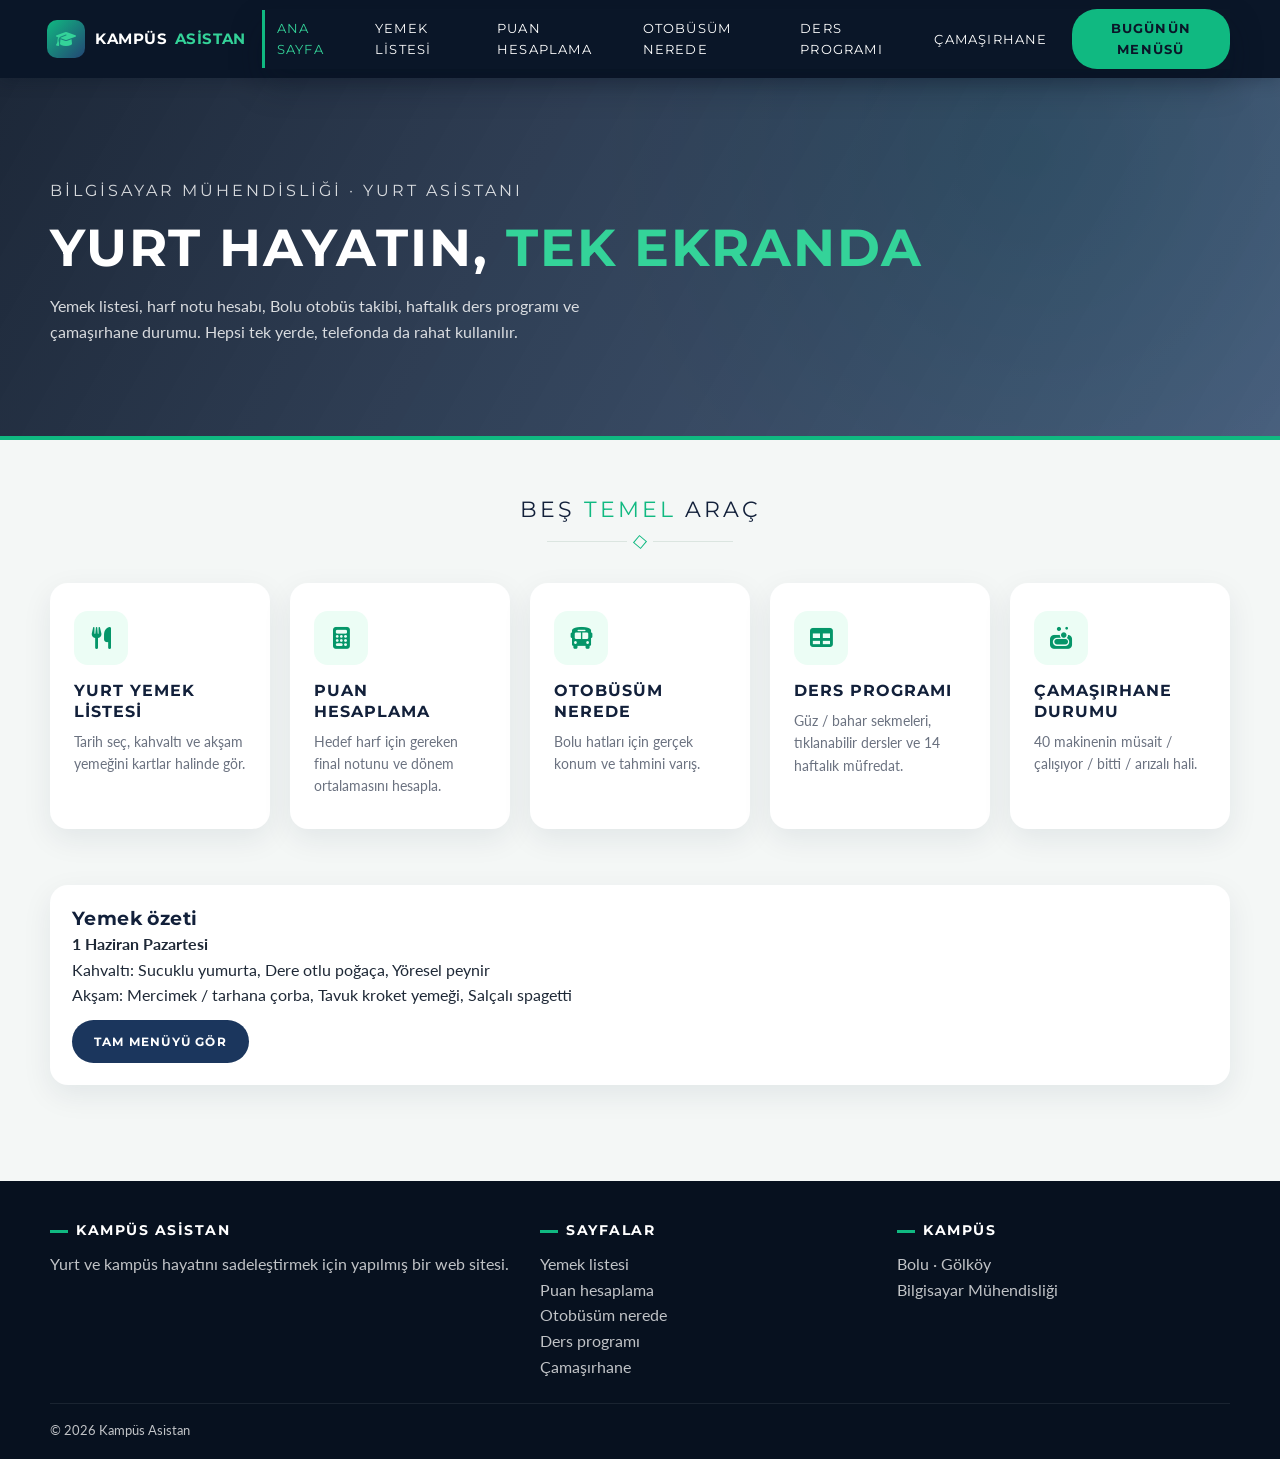
<file: index.html>
<!DOCTYPE html>
<html lang="tr">
<head>
  <meta charset="UTF-8">
  <meta name="viewport" content="width=device-width, initial-scale=1.0">
  <title>Kampüs Asistan · Yurt hayatı, tek yerde</title>
  <meta name="description" content="Bilgisayar mühendisliği öğrencileri için yemek listesi, not hesabı, Bolu otobüs takibi, ders programı ve çamaşırhane durumu.">
  <link rel="icon" href="assets/img/favicon.svg" type="image/svg+xml">
  <link rel="preconnect" href="https://fonts.googleapis.com">
  <link href="https://fonts.googleapis.com/css2?family=Lato:wght@300;400;700;900&family=Montserrat:wght@400;700&display=swap" rel="stylesheet">
  <link rel="stylesheet" href="https://cdnjs.cloudflare.com/ajax/libs/font-awesome/6.5.2/css/all.min.css">
  <link rel="stylesheet" href="css/style.css?v=13">
</head>
<body>
  <header class="site-header">
    <div class="container header-bar">
      <a class="logo" href="index.html">
        <span class="logo-mark"><i class="fa-solid fa-graduation-cap"></i></span>
        Kampüs<span>Asistan</span>
      </a>
      <button class="nav-toggle" type="button" aria-label="Menü" aria-expanded="false"><span></span></button>
      <nav class="site-nav">
        <a href="index.html" class="active">Ana Sayfa</a>
        <a href="yemek.html">Yemek Listesi</a>
        <a href="puan.html">Puan Hesaplama</a>
        <a href="otobus.html">Otobüsüm Nerede</a>
        <a href="ders-programi.html">Ders Programı</a>
        <a href="camasirhane.html">Çamaşırhane</a>
        <a class="nav-cta" href="yemek.html">Bugünün menüsü</a>
      </nav>
    </div>
  </header>

  <section class="hero">
    <div class="container">
      <p class="kicker">Bilgisayar mühendisliği · yurt asistanı</p>
      <h1>Yurt hayatın, <span>tek ekranda</span></h1>
      <p>Yemek listesi, harf notu hesabı, Bolu otobüs takibi, haftalık ders programı ve çamaşırhane durumu. Hepsi tek yerde, telefonda da rahat kullanılır.</p>
    </div>
  </section>

  <section class="section">
    <div class="container">
      <div class="section-title">
        <h2>Beş <span>temel</span> araç</h2>
        <div class="title-divider"><span class="line"></span><span class="box"></span><span class="line"></span></div>
      </div>
      <div class="feature-grid">
        <a class="feature-card" href="yemek.html">
          <div class="feature-icon"><i class="fa-solid fa-utensils"></i></div>
          <h3>Yurt yemek listesi</h3>
          <p>Tarih seç, kahvaltı ve akşam yemeğini kartlar halinde gör.</p>
        </a>
        <a class="feature-card" href="puan.html">
          <div class="feature-icon"><i class="fa-solid fa-calculator"></i></div>
          <h3>Puan hesaplama</h3>
          <p>Hedef harf için gereken final notunu ve dönem ortalamasını hesapla.</p>
        </a>
        <a class="feature-card" href="otobus.html">
          <div class="feature-icon"><i class="fa-solid fa-bus"></i></div>
          <h3>Otobüsüm nerede</h3>
          <p>Bolu hatları için gerçek konum ve tahmini varış.</p>
        </a>
        <a class="feature-card" href="ders-programi.html">
          <div class="feature-icon"><i class="fa-solid fa-table"></i></div>
          <h3>Ders programı</h3>
          <p>Güz / bahar sekmeleri, tıklanabilir dersler ve 14 haftalık müfredat.</p>
        </a>
        <a class="feature-card" href="camasirhane.html">
          <div class="feature-icon"><i class="fa-solid fa-soap"></i></div>
          <h3>Çamaşırhane durumu</h3>
          <p>40 makinenin müsait / çalışıyor / bitti / arızalı hali.</p>
        </a>
      </div>
    </div>
  </section>

  <section class="section" style="padding-top:0">
    <div class="container today-preview">
      <div class="soft-card" data-home-menu>
        <h3>Bugünün yemeği</h3>
        <p>Yükleniyor…</p>
      </div>
    </div>
  </section>

  <footer class="site-footer">
    <div class="container">
      <div class="footer-grid">
        <div>
          <h4>Kampüs Asistan</h4>
          <p>Yurt ve kampüs hayatını sadeleştirmek için yapılmış bir web sitesi.</p>
        </div>
        <div>
          <h4>Sayfalar</h4>
          <p><a href="yemek.html">Yemek listesi</a></p>
          <p><a href="puan.html">Puan hesaplama</a></p>
          <p><a href="otobus.html">Otobüsüm nerede</a></p>
          <p><a href="ders-programi.html">Ders programı</a></p>
          <p><a href="camasirhane.html">Çamaşırhane</a></p>
        </div>
        <div>
          <h4>Kampüs</h4>
          <p>Bolu · Gölköy</p>
          <p>Bilgisayar Mühendisliği</p>
        </div>
      </div>
      <div class="footer-bottom">
        <p>© 2026 Kampüs Asistan</p>
      </div>
    </div>
  </footer>

  <script src="js/core.js?v=13"></script>
  <script src="js/home.js"></script>
</body>
</html>
</file>
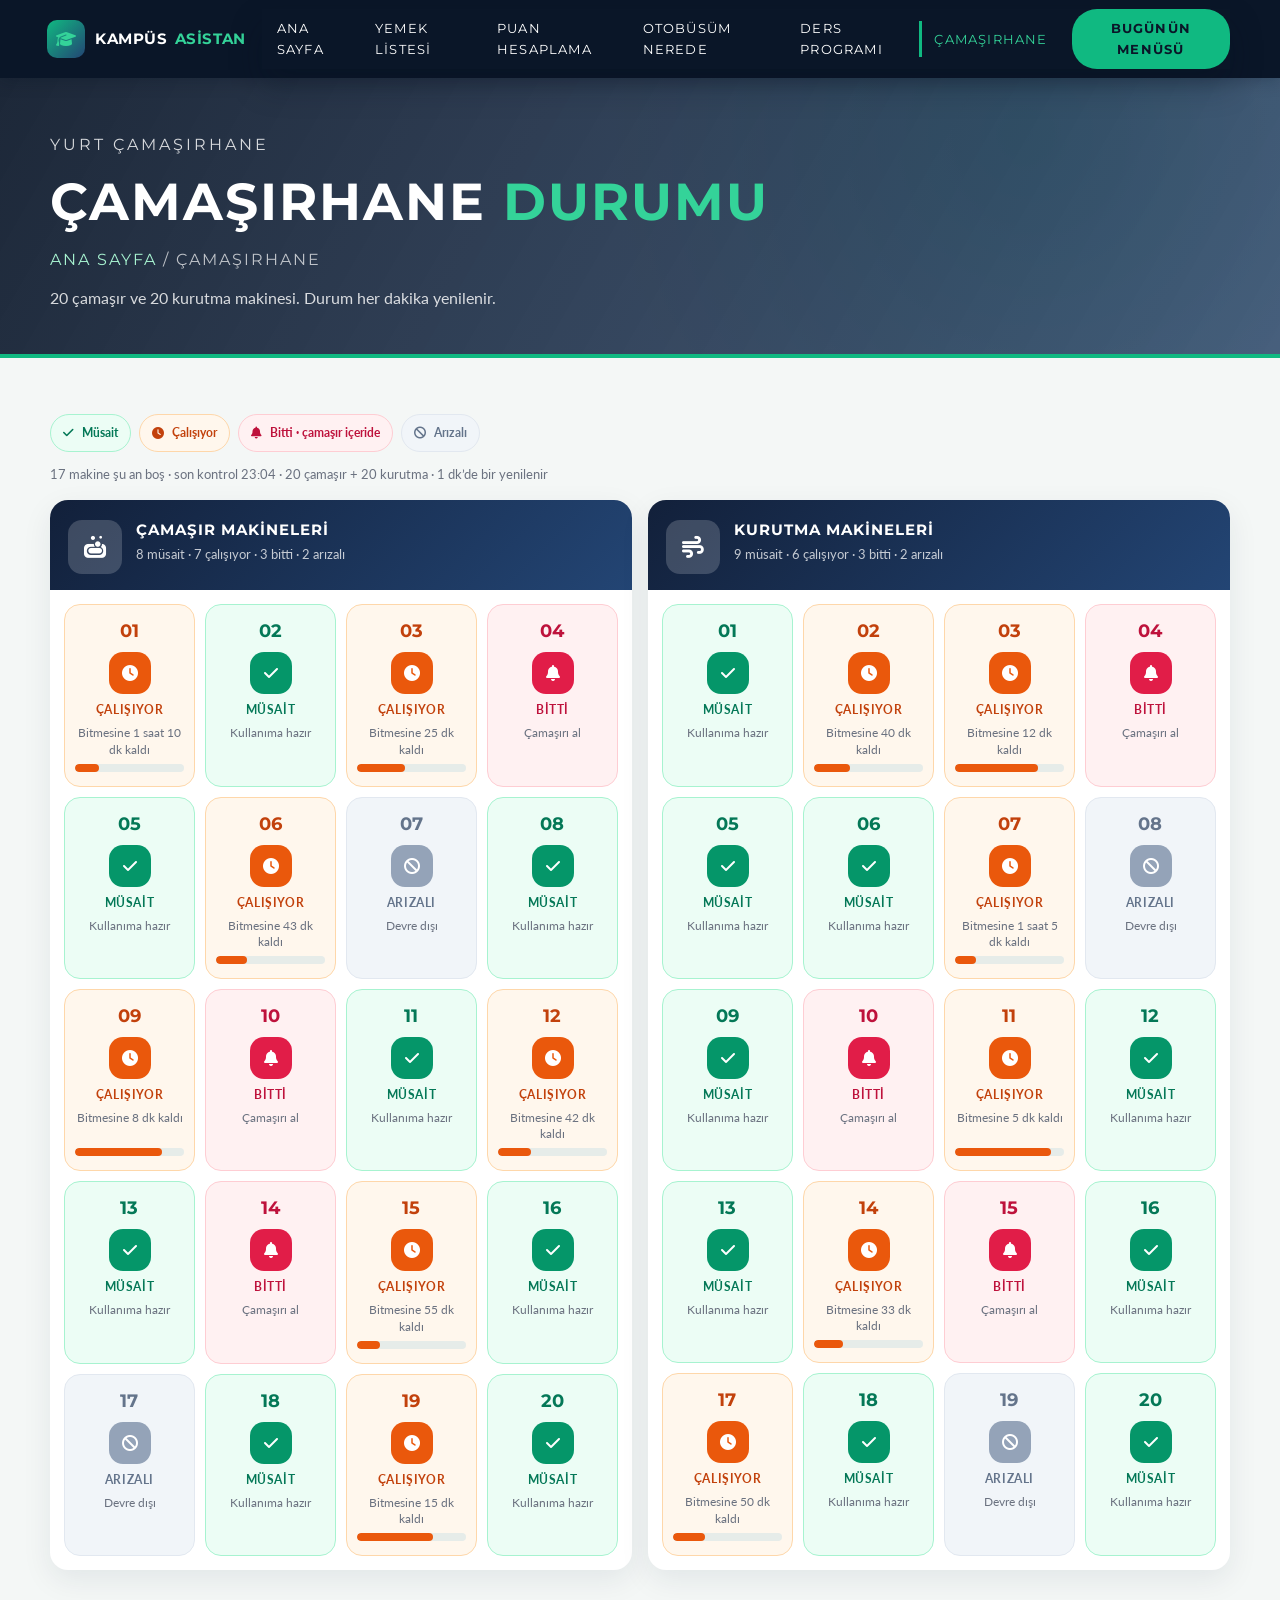
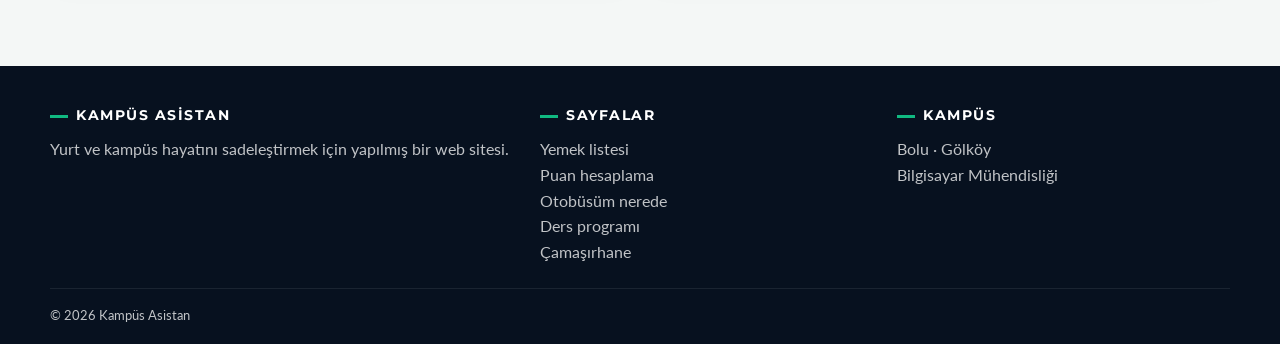
<file: camasirhane.html>
<!DOCTYPE html>
<html lang="tr">
<head>
  <meta charset="UTF-8">
  <meta name="viewport" content="width=device-width, initial-scale=1.0">
  <title>Çamaşırhane · Kampüs Asistan</title>
  <link rel="icon" href="assets/img/favicon.svg" type="image/svg+xml">
  <link rel="preconnect" href="https://fonts.googleapis.com">
  <link href="https://fonts.googleapis.com/css2?family=Lato:wght@300;400;700;900&family=Montserrat:wght@400;700&display=swap" rel="stylesheet">
  <link rel="stylesheet" href="https://cdnjs.cloudflare.com/ajax/libs/font-awesome/6.5.2/css/all.min.css">
  <link rel="stylesheet" href="css/style.css?v=13">
</head>
<body>
  <header class="site-header">
    <div class="container header-bar">
      <a class="logo" href="index.html">
        <span class="logo-mark"><i class="fa-solid fa-graduation-cap"></i></span>
        Kampüs<span>Asistan</span>
      </a>
      <button class="nav-toggle" type="button" aria-label="Menü" aria-expanded="false"><span></span></button>
      <nav class="site-nav">
        <a href="index.html">Ana Sayfa</a>
        <a href="yemek.html">Yemek Listesi</a>
        <a href="puan.html">Puan Hesaplama</a>
        <a href="otobus.html">Otobüsüm Nerede</a>
        <a href="ders-programi.html">Ders Programı</a>
        <a href="camasirhane.html" class="active">Çamaşırhane</a>
        <a class="nav-cta" href="yemek.html">Bugünün menüsü</a>
      </nav>
    </div>
  </header>

  <section class="page-hero">
    <div class="container">
      <p class="kicker">Yurt çamaşırhane</p>
      <h1>Çamaşırhane <span>durumu</span></h1>
      <p class="breadcrumb"><a href="index.html">Ana sayfa</a> / Çamaşırhane</p>
      <p>20 çamaşır ve 20 kurutma makinesi. Durum her dakika yenilenir.</p>
    </div>
  </section>

  <section class="section" data-laundry-page>
    <div class="container">
      <div class="laundry-legend">
        <span class="is-idle"><i class="fa-solid fa-check"></i> Müsait</span>
        <span class="is-running"><i class="fa-solid fa-clock"></i> Çalışıyor</span>
        <span class="is-done"><i class="fa-solid fa-bell"></i> Bitti · çamaşır içeride</span>
        <span class="is-fault"><i class="fa-solid fa-ban"></i> Arızalı</span>
      </div>
      <p class="laundry-meta" data-laundry-meta>Durum yükleniyor…</p>

      <div class="tabs laundry-tabs" data-laundry-tabs>
        <button type="button" data-tab="washer" class="active">Çamaşır makineleri</button>
        <button type="button" data-tab="dryer">Kurutma makineleri</button>
      </div>

      <div class="laundry-layout" data-laundry-board>
        <div class="soft-card empty-state"><p>Makineler yükleniyor…</p></div>
      </div>
    </div>
  </section>

  <footer class="site-footer">
    <div class="container">
      <div class="footer-grid">
        <div>
          <h4>Kampüs Asistan</h4>
          <p>Yurt ve kampüs hayatını sadeleştirmek için yapılmış bir web sitesi.</p>
        </div>
        <div>
          <h4>Sayfalar</h4>
          <p><a href="yemek.html">Yemek listesi</a></p>
          <p><a href="puan.html">Puan hesaplama</a></p>
          <p><a href="otobus.html">Otobüsüm nerede</a></p>
          <p><a href="ders-programi.html">Ders programı</a></p>
          <p><a href="camasirhane.html">Çamaşırhane</a></p>
        </div>
        <div>
          <h4>Kampüs</h4>
          <p>Bolu · Gölköy</p>
          <p>Bilgisayar Mühendisliği</p>
        </div>
      </div>
      <div class="footer-bottom">
        <p>© 2026 Kampüs Asistan</p>
      </div>
    </div>
  </footer>

  <script src="js/core.js?v=13"></script>
  <script src="js/laundry.js"></script>
</body>
</html>
</file>
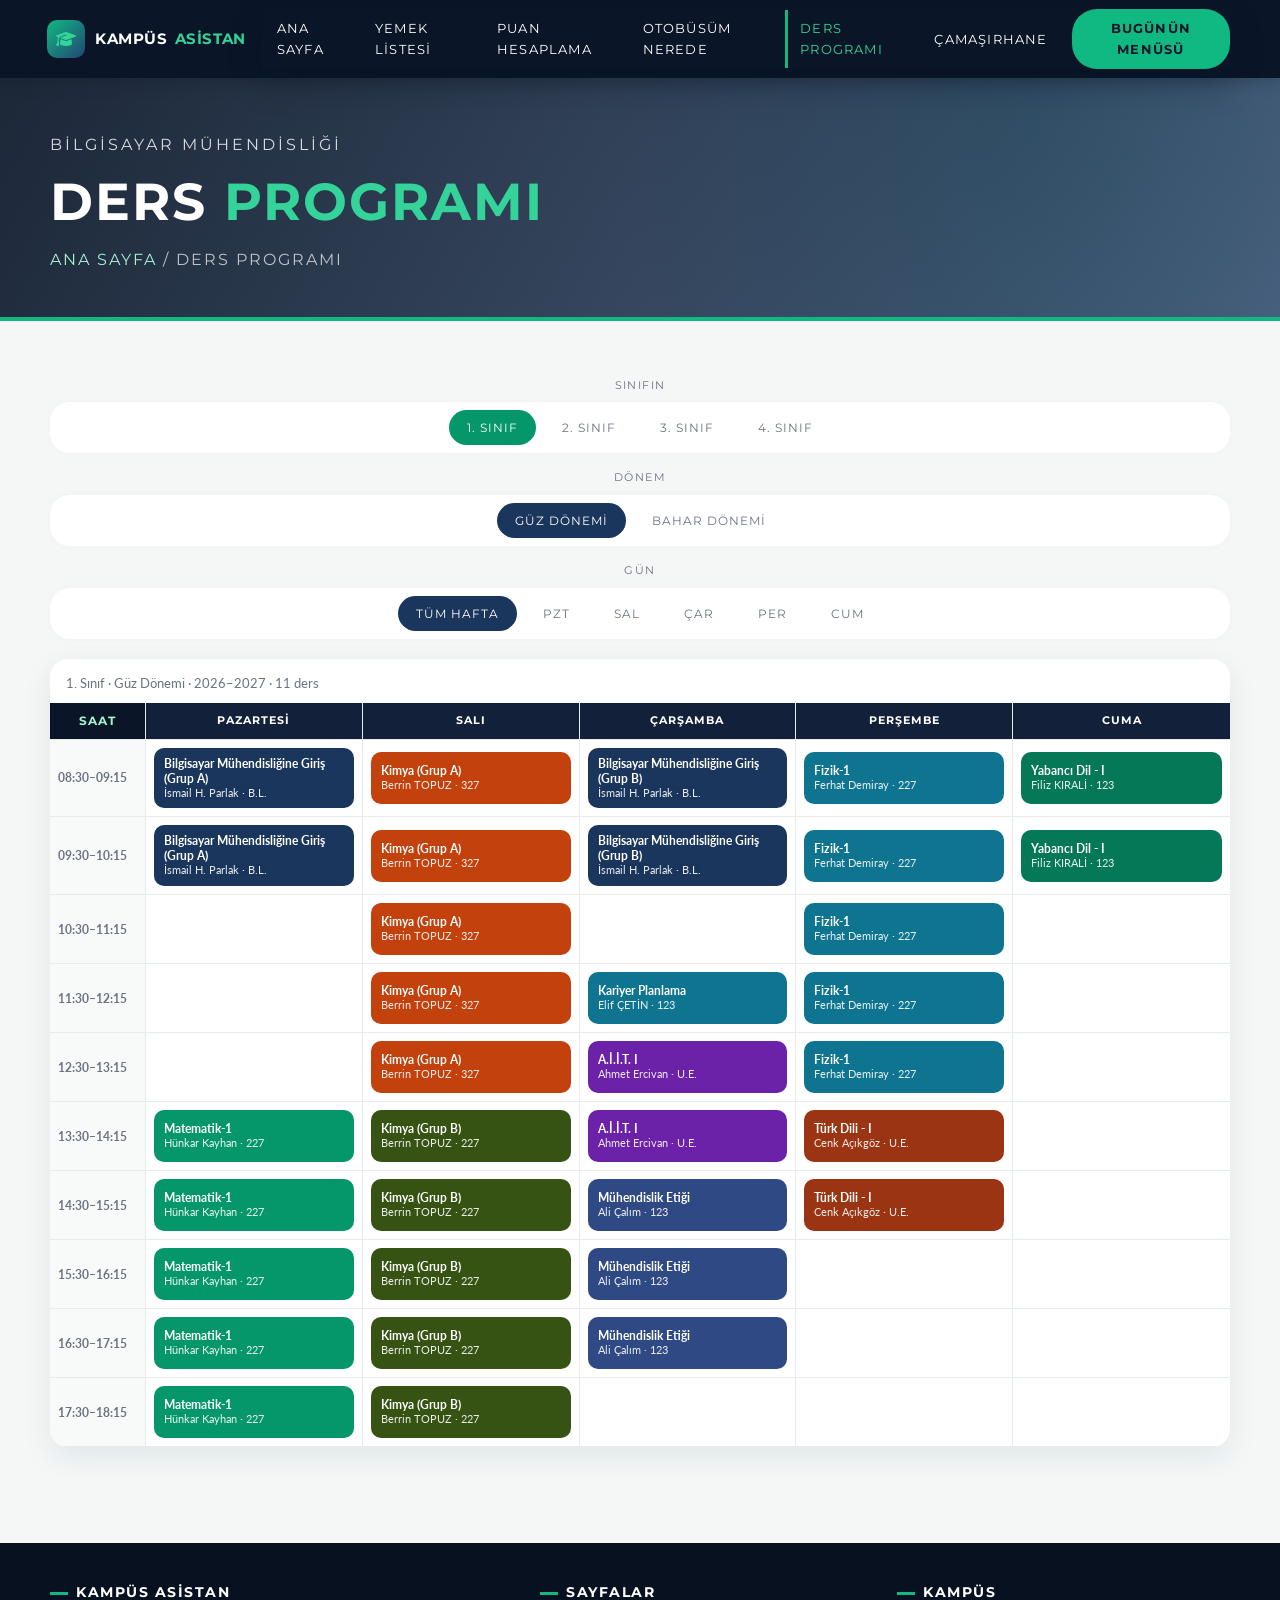
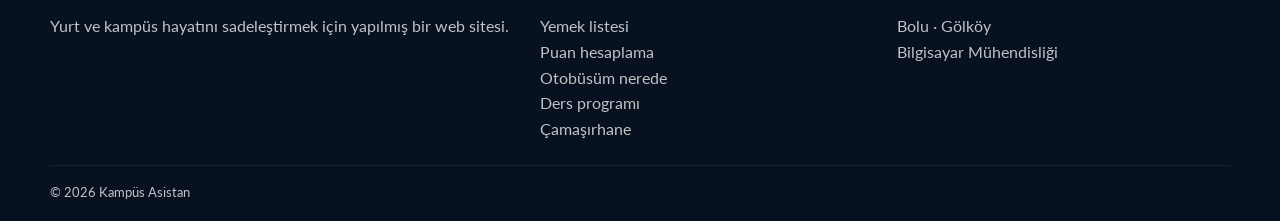
<file: ders-programi.html>
<!DOCTYPE html>
<html lang="tr">
<head>
  <meta charset="UTF-8">
  <meta name="viewport" content="width=device-width, initial-scale=1.0">
  <title>Ders Programı · Kampüs Asistan</title>
  <link rel="icon" href="assets/img/favicon.svg" type="image/svg+xml">
  <link rel="preconnect" href="https://fonts.googleapis.com">
  <link href="https://fonts.googleapis.com/css2?family=Lato:wght@300;400;700;900&family=Montserrat:wght@400;700&display=swap" rel="stylesheet">
  <link rel="stylesheet" href="https://cdnjs.cloudflare.com/ajax/libs/font-awesome/6.5.2/css/all.min.css">
  <link rel="stylesheet" href="css/style.css?v=13">
</head>
<body>
  <header class="site-header">
    <div class="container header-bar">
      <a class="logo" href="index.html">
        <span class="logo-mark"><i class="fa-solid fa-graduation-cap"></i></span>
        Kampüs<span>Asistan</span>
      </a>
      <button class="nav-toggle" type="button" aria-label="Menü" aria-expanded="false"><span></span></button>
      <nav class="site-nav">
        <a href="index.html">Ana Sayfa</a>
        <a href="yemek.html">Yemek Listesi</a>
        <a href="puan.html">Puan Hesaplama</a>
        <a href="otobus.html">Otobüsüm Nerede</a>
        <a href="ders-programi.html" class="active">Ders Programı</a>
        <a href="camasirhane.html">Çamaşırhane</a>
        <a class="nav-cta" href="yemek.html">Bugünün menüsü</a>
      </nav>
    </div>
  </header>

  <section class="page-hero">
    <div class="container">
      <p class="kicker">Bilgisayar mühendisliği</p>
      <h1>Ders <span>programı</span></h1>
      <p class="breadcrumb"><a href="index.html">Ana sayfa</a> / Ders programı</p>
    </div>
  </section>

  <section class="section" data-schedule-page>
    <div class="container">
      <div class="schedule-controls">
        <div>
          <p class="control-label">Sınıfın</p>
          <div class="tabs year-tabs" data-year-tabs></div>
        </div>
        <div>
          <p class="control-label">Dönem</p>
          <div class="tabs" data-sem-tabs></div>
        </div>
        <div>
          <p class="control-label">Gün</p>
          <div class="tabs day-tabs" data-day-tabs></div>
        </div>
      </div>
      <div data-table>
        <div class="soft-card empty-state"><p>Program yükleniyor…</p></div>
      </div>
    </div>
  </section>

  <div class="modal-backdrop" data-modal hidden>
    <div class="modal" role="dialog" aria-modal="true">
      <div class="modal-head">
        <div>
          <h3 data-modal-title>Ders</h3>
          <p class="hint" data-modal-meta></p>
        </div>
        <button class="icon-btn" type="button" data-modal-close aria-label="Kapat"><i class="fa-solid fa-xmark"></i></button>
      </div>
      <p class="hint" data-week-note></p>
      <ul class="week-list" data-weeks></ul>
    </div>
  </div>

  <footer class="site-footer">
    <div class="container">
      <div class="footer-grid">
        <div>
          <h4>Kampüs Asistan</h4>
          <p>Yurt ve kampüs hayatını sadeleştirmek için yapılmış bir web sitesi.</p>
        </div>
        <div>
          <h4>Sayfalar</h4>
          <p><a href="yemek.html">Yemek listesi</a></p>
          <p><a href="puan.html">Puan hesaplama</a></p>
          <p><a href="otobus.html">Otobüsüm nerede</a></p>
          <p><a href="ders-programi.html">Ders programı</a></p>
          <p><a href="camasirhane.html">Çamaşırhane</a></p>
        </div>
        <div>
          <h4>Kampüs</h4>
          <p>Bolu · Gölköy</p>
          <p>Bilgisayar Mühendisliği</p>
        </div>
      </div>
      <div class="footer-bottom">
        <p>© 2026 Kampüs Asistan</p>
      </div>
    </div>
  </footer>

  <script src="js/core.js?v=13"></script>
  <script src="js/schedule.js?v=12"></script>
</body>
</html>
</file>
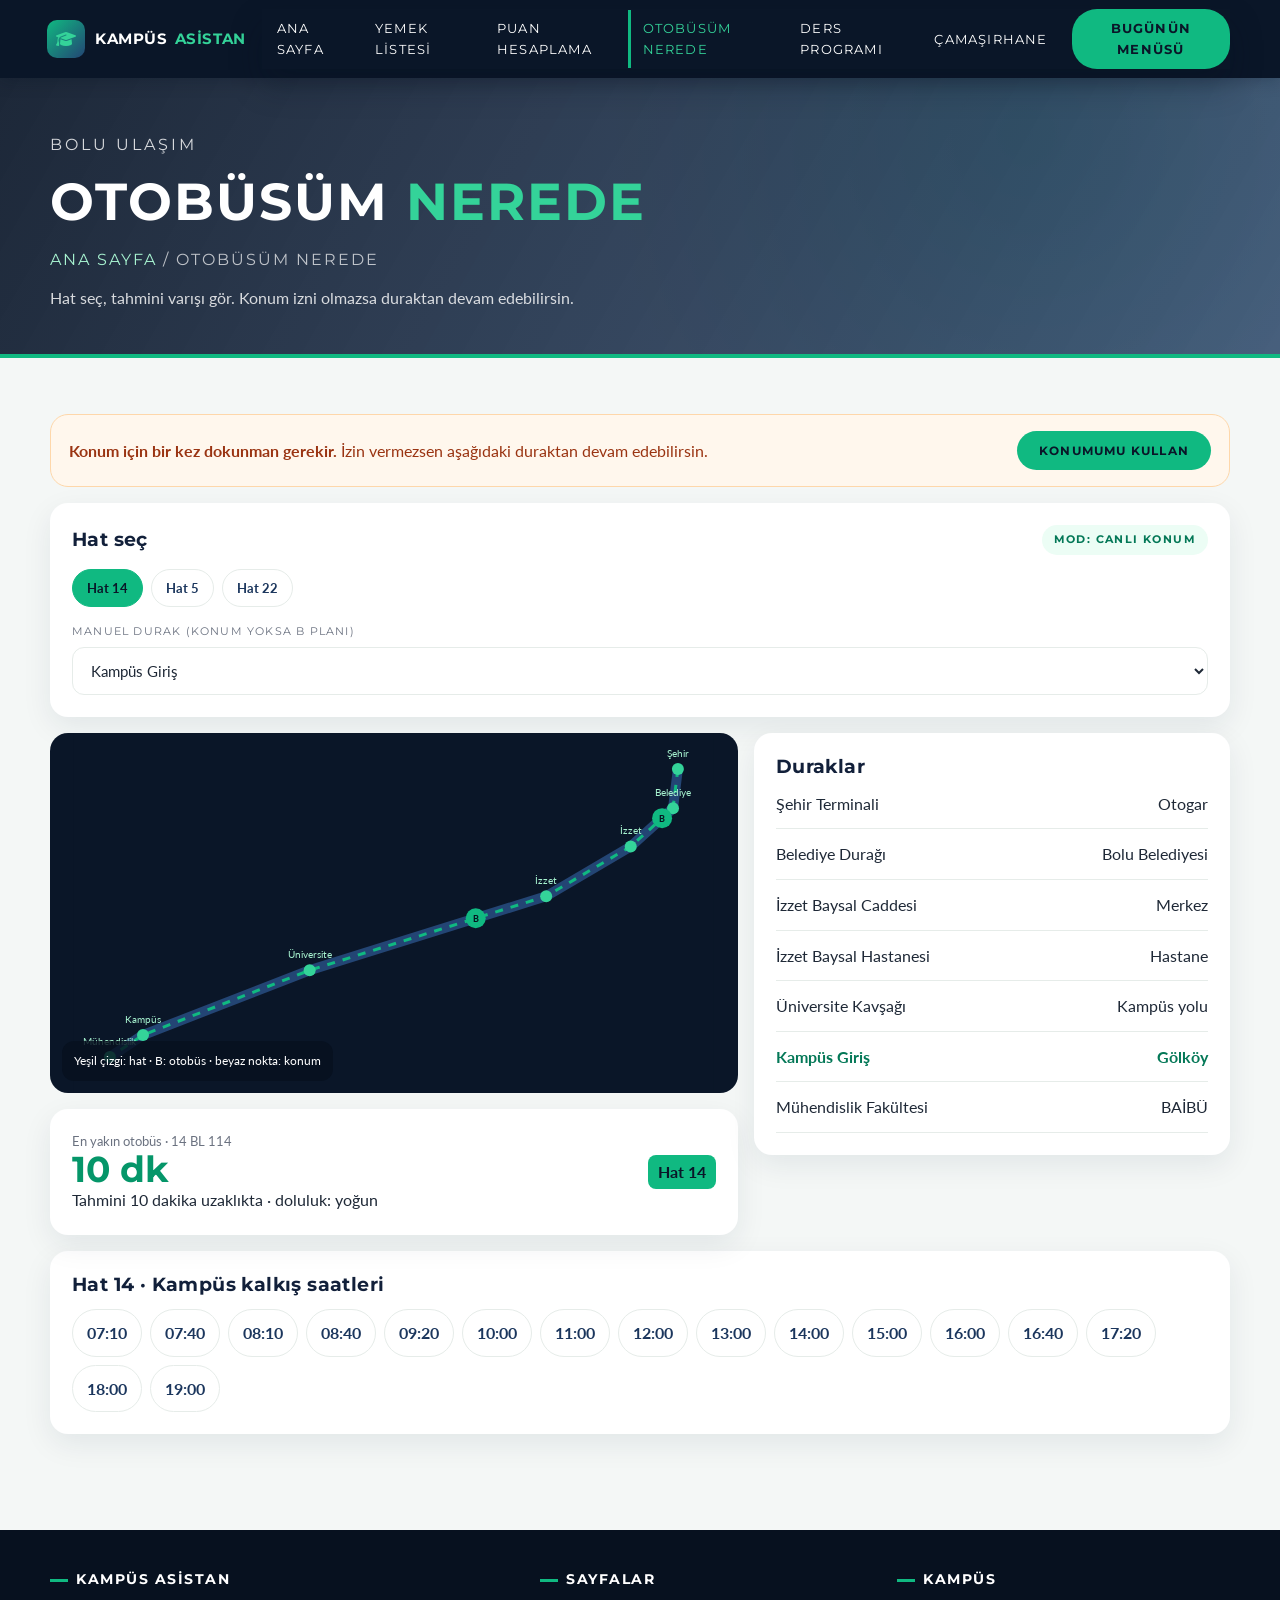
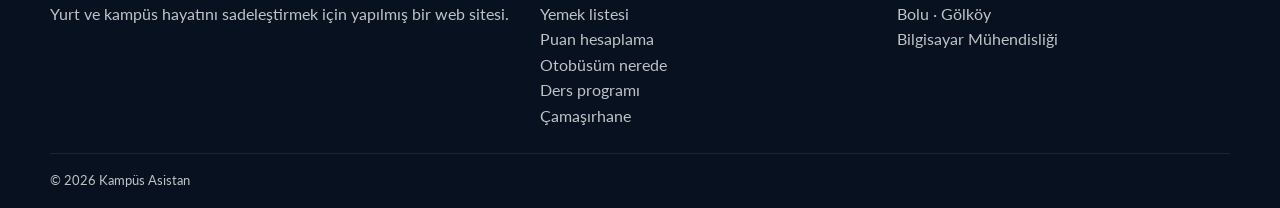
<file: otobus.html>
<!DOCTYPE html>
<html lang="tr">
<head>
  <meta charset="UTF-8">
  <meta name="viewport" content="width=device-width, initial-scale=1.0">
  <title>Otobüsüm Nerede · Kampüs Asistan</title>
  <link rel="icon" href="assets/img/favicon.svg" type="image/svg+xml">
  <link rel="preconnect" href="https://fonts.googleapis.com">
  <link href="https://fonts.googleapis.com/css2?family=Lato:wght@300;400;700;900&family=Montserrat:wght@400;700&display=swap" rel="stylesheet">
  <link rel="stylesheet" href="https://cdnjs.cloudflare.com/ajax/libs/font-awesome/6.5.2/css/all.min.css">
  <link rel="stylesheet" href="css/style.css?v=13">
</head>
<body>
  <header class="site-header">
    <div class="container header-bar">
      <a class="logo" href="index.html">
        <span class="logo-mark"><i class="fa-solid fa-graduation-cap"></i></span>
        Kampüs<span>Asistan</span>
      </a>
      <button class="nav-toggle" type="button" aria-label="Menü" aria-expanded="false"><span></span></button>
      <nav class="site-nav">
        <a href="index.html">Ana Sayfa</a>
        <a href="yemek.html">Yemek Listesi</a>
        <a href="puan.html">Puan Hesaplama</a>
        <a href="otobus.html" class="active">Otobüsüm Nerede</a>
        <a href="ders-programi.html">Ders Programı</a>
        <a href="camasirhane.html">Çamaşırhane</a>
        <a class="nav-cta" href="yemek.html">Bugünün menüsü</a>
      </nav>
    </div>
  </header>

  <section class="page-hero">
    <div class="container">
      <p class="kicker">Bolu ulaşım</p>
      <h1>Otobüsüm <span>nerede</span></h1>
      <p class="breadcrumb"><a href="index.html">Ana sayfa</a> / Otobüsüm nerede</p>
      <p>Hat seç, tahmini varışı gör. Konum izni olmazsa duraktan devam edebilirsin.</p>
    </div>
  </section>

  <section class="section" data-bus-page>
    <div class="container">
      <div class="fallback-banner" data-geo-banner>
        <div><strong>Konum için bir kez dokunman gerekir.</strong> İzin vermezsen aşağıdaki duraktan devam edebilirsin.</div>
        <button type="button" class="btn btn-primary" data-ask-geo>Konumumu kullan</button>
      </div>

      <div class="soft-card" style="margin-top:16px">
        <div style="display:flex;justify-content:space-between;gap:12px;flex-wrap:wrap;align-items:center">
          <h3 style="margin:0">Hat seç</h3>
          <span class="meal-label" data-mode-label>Mod</span>
        </div>
        <div class="chip-row" data-route-select style="margin-top:14px"></div>
        <div class="field" style="margin-top:16px">
          <label for="stop-select">Manuel durak (konum yoksa B planı)</label>
          <select id="stop-select" data-stop-select></select>
        </div>
      </div>

      <div class="bus-layout" style="margin-top:16px">
        <div data-live-view>
          <div class="map-panel">
            <svg class="map-canvas" data-map role="img" aria-label="Hat haritası"></svg>
            <div class="map-legend">Yeşil çizgi: hat · B: otobüs · beyaz nokta: konum</div>
          </div>
          <div class="soft-card eta-card" data-eta style="margin-top:16px">
            <p>Hat seçildiğinde tahmini süre burada görünür.</p>
          </div>
        </div>

        <div>
          <div class="soft-card hidden" data-schedule-view>
            <h3>Statik sefer tablosu</h3>
            <div class="timetable">
              <table>
                <tbody data-timetable-body></tbody>
              </table>
            </div>
          </div>
          <div class="soft-card">
            <h3>Duraklar</h3>
            <ul class="stop-list" data-stops></ul>
          </div>
        </div>
      </div>

      <div class="soft-card" data-static-times style="margin-top:16px"></div>
    </div>
  </section>

  <footer class="site-footer">
    <div class="container">
      <div class="footer-grid">
        <div>
          <h4>Kampüs Asistan</h4>
          <p>Yurt ve kampüs hayatını sadeleştirmek için yapılmış bir web sitesi.</p>
        </div>
        <div>
          <h4>Sayfalar</h4>
          <p><a href="yemek.html">Yemek listesi</a></p>
          <p><a href="puan.html">Puan hesaplama</a></p>
          <p><a href="otobus.html">Otobüsüm nerede</a></p>
          <p><a href="ders-programi.html">Ders programı</a></p>
          <p><a href="camasirhane.html">Çamaşırhane</a></p>
        </div>
        <div>
          <h4>Kampüs</h4>
          <p>Bolu · Gölköy</p>
          <p>Bilgisayar Mühendisliği</p>
        </div>
      </div>
      <div class="footer-bottom">
        <p>© 2026 Kampüs Asistan</p>
      </div>
    </div>
  </footer>

  <script src="js/core.js?v=13"></script>
  <script src="js/bus.js?v=9"></script>
</body>
</html>
</file>
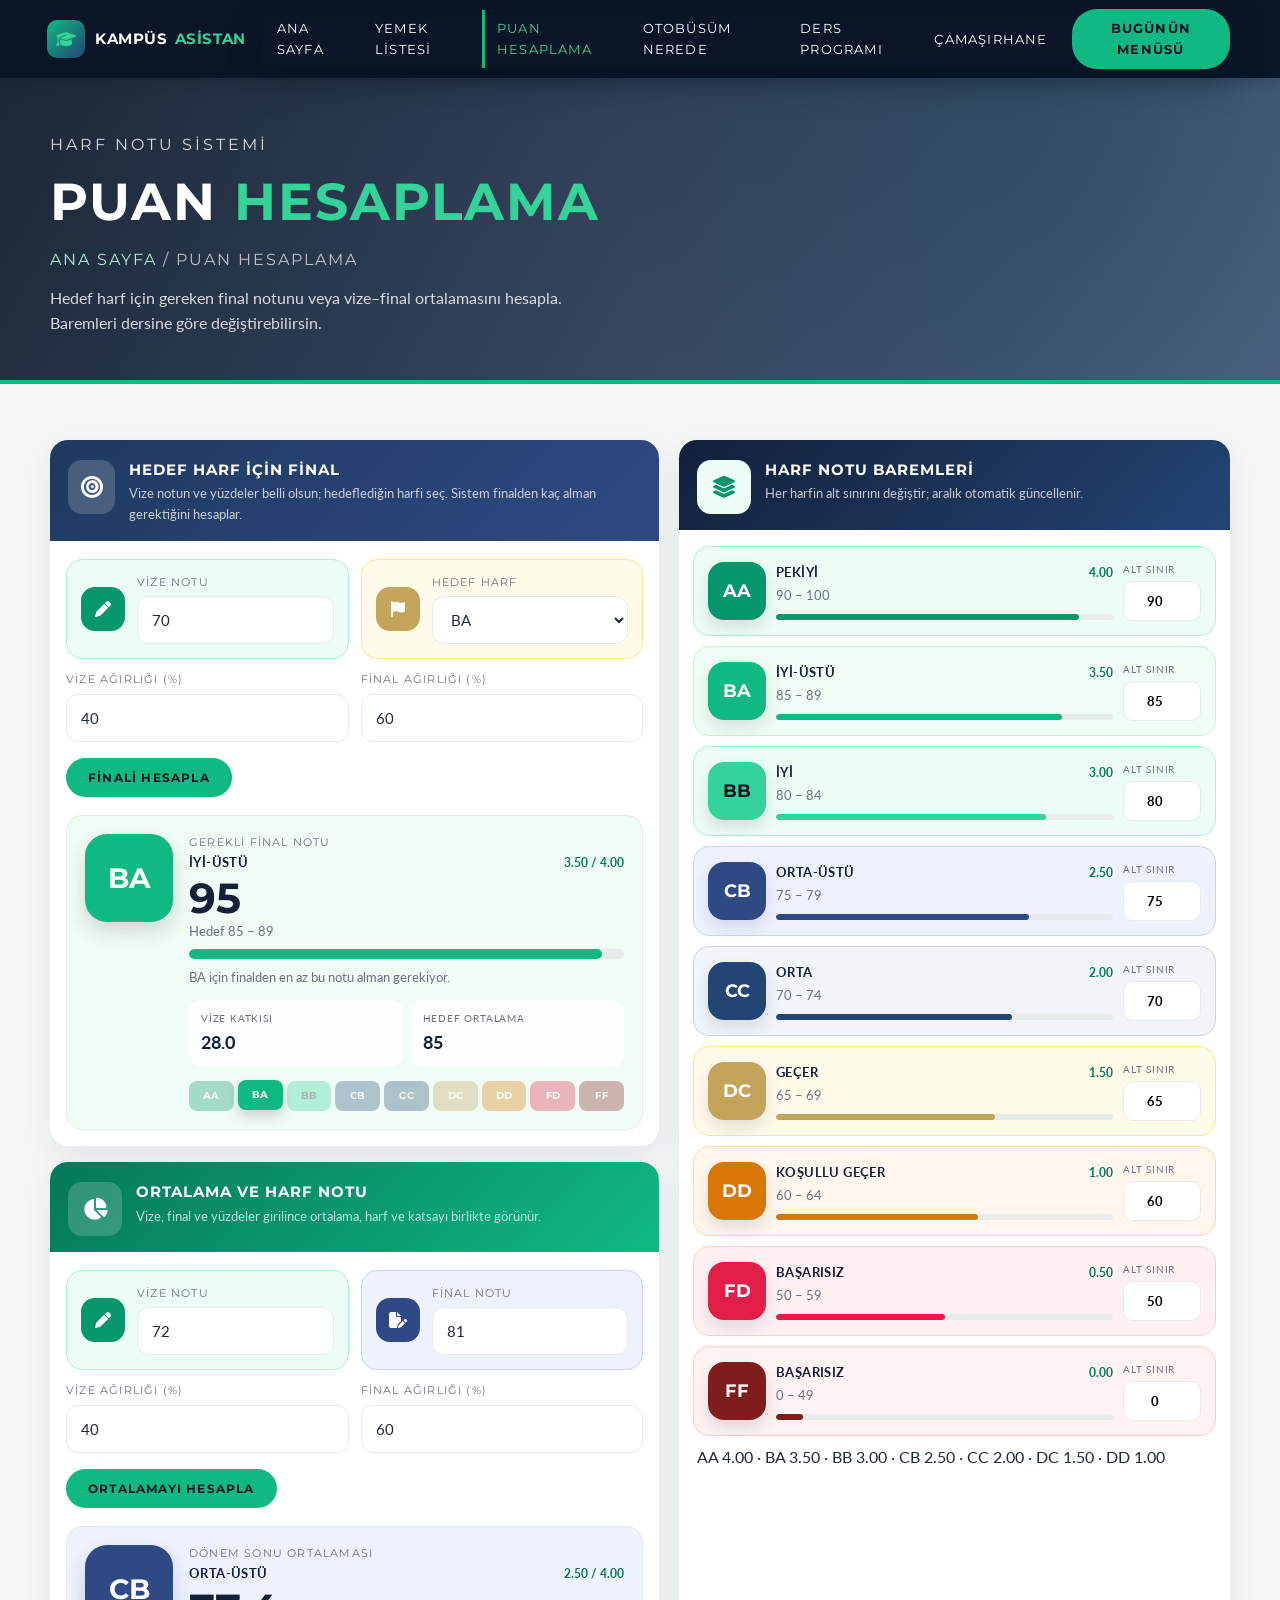
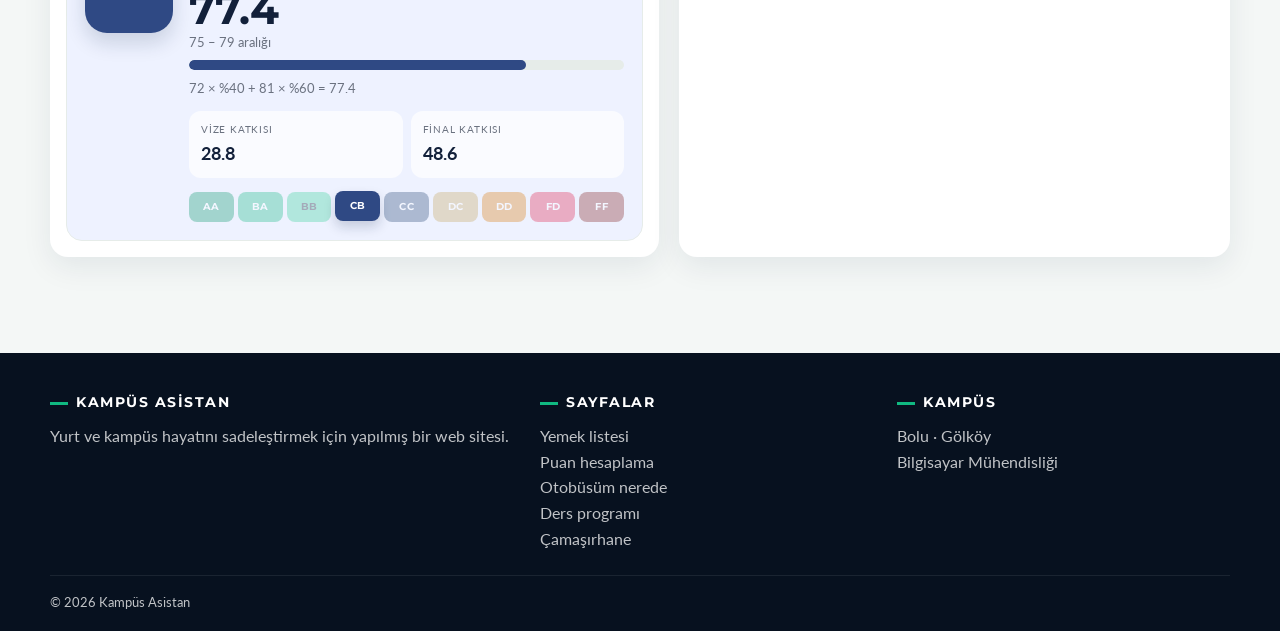
<file: puan.html>
<!DOCTYPE html>
<html lang="tr">
<head>
  <meta charset="UTF-8">
  <meta name="viewport" content="width=device-width, initial-scale=1.0">
  <title>Puan Hesaplama · Kampüs Asistan</title>
  <link rel="icon" href="assets/img/favicon.svg" type="image/svg+xml">
  <link rel="preconnect" href="https://fonts.googleapis.com">
  <link href="https://fonts.googleapis.com/css2?family=Lato:wght@300;400;700;900&family=Montserrat:wght@400;700&display=swap" rel="stylesheet">
  <link rel="stylesheet" href="https://cdnjs.cloudflare.com/ajax/libs/font-awesome/6.5.2/css/all.min.css">
  <link rel="stylesheet" href="css/style.css?v=13">
</head>
<body>
  <header class="site-header">
    <div class="container header-bar">
      <a class="logo" href="index.html">
        <span class="logo-mark"><i class="fa-solid fa-graduation-cap"></i></span>
        Kampüs<span>Asistan</span>
      </a>
      <button class="nav-toggle" type="button" aria-label="Menü" aria-expanded="false"><span></span></button>
      <nav class="site-nav">
        <a href="index.html">Ana Sayfa</a>
        <a href="yemek.html">Yemek Listesi</a>
        <a href="puan.html" class="active">Puan Hesaplama</a>
        <a href="otobus.html">Otobüsüm Nerede</a>
        <a href="ders-programi.html">Ders Programı</a>
        <a href="camasirhane.html">Çamaşırhane</a>
        <a class="nav-cta" href="yemek.html">Bugünün menüsü</a>
      </nav>
    </div>
  </header>

  <section class="page-hero">
    <div class="container">
      <p class="kicker">Harf notu sistemi</p>
      <h1>Puan <span>hesaplama</span></h1>
      <p class="breadcrumb"><a href="index.html">Ana sayfa</a> / Puan hesaplama</p>
      <p>Hedef harf için gereken final notunu veya vize–final ortalamasını hesapla. Baremleri dersine göre değiştirebilirsin.</p>
    </div>
  </section>

  <section class="section" data-grades>
    <div class="container">
      <div class="grade-layout">
        <div>
          <div class="scale-panel" data-panel="target">
            <div class="scale-panel-head target-head">
              <span class="feature-icon" style="margin:0"><i class="fa-solid fa-bullseye"></i></span>
              <div>
                <h3>Hedef harf için final</h3>
                <p>Vize notun ve yüzdeler belli olsun; hedeflediğin harfi seç. Sistem finalden kaç alman gerektiğini hesaplar.</p>
              </div>
            </div>
            <div class="avg-body">
              <form data-target-form>
                <div class="avg-score-grid">
                  <div class="avg-score-card is-mid">
                    <span class="avg-score-mark"><i class="fa-solid fa-pen"></i></span>
                    <div class="field">
                      <label for="target-midterm">Vize notu</label>
                      <input id="target-midterm" type="number" min="0" max="100" step="0.1" value="70" required>
                    </div>
                  </div>
                  <div class="avg-score-card is-goal">
                    <span class="avg-score-mark"><i class="fa-solid fa-flag"></i></span>
                    <div class="field">
                      <label for="target-letter">Hedef harf</label>
                      <select id="target-letter">
                        <option>AA</option>
                        <option selected>BA</option>
                        <option>BB</option>
                        <option>CB</option>
                        <option>CC</option>
                        <option>DC</option>
                        <option>DD</option>
                      </select>
                    </div>
                  </div>
                </div>
                <div class="avg-weight-grid">
                  <div class="field">
                    <label for="target-mid-w">Vize ağırlığı (%)</label>
                    <input id="target-mid-w" type="number" min="0" max="100" value="40" required>
                  </div>
                  <div class="field">
                    <label for="target-fin-w">Final ağırlığı (%)</label>
                    <input id="target-fin-w" type="number" min="0" max="100" value="60" required>
                  </div>
                </div>
                <button class="btn btn-primary" type="submit">Finali hesapla</button>
              </form>
              <div class="avg-result is-idle" data-target-result></div>
            </div>
          </div>

          <div class="scale-panel avg-panel" data-panel="average" style="margin-top:16px">
            <div class="scale-panel-head avg-head">
              <span class="feature-icon" style="margin:0"><i class="fa-solid fa-chart-pie"></i></span>
              <div>
                <h3>Ortalama ve harf notu</h3>
                <p>Vize, final ve yüzdeler girilince ortalama, harf ve katsayı birlikte görünür.</p>
              </div>
            </div>
            <div class="avg-body">
              <form data-avg-form>
                <div class="avg-score-grid">
                  <div class="avg-score-card is-mid">
                    <span class="avg-score-mark"><i class="fa-solid fa-pen"></i></span>
                    <div class="field">
                      <label for="avg-midterm">Vize notu</label>
                      <input id="avg-midterm" type="number" min="0" max="100" step="0.1" value="72" required>
                    </div>
                  </div>
                  <div class="avg-score-card is-fin">
                    <span class="avg-score-mark"><i class="fa-solid fa-file-pen"></i></span>
                    <div class="field">
                      <label for="avg-final">Final notu</label>
                      <input id="avg-final" type="number" min="0" max="100" step="0.1" value="81" required>
                    </div>
                  </div>
                </div>
                <div class="avg-weight-grid">
                  <div class="field">
                    <label for="avg-mid-w">Vize ağırlığı (%)</label>
                    <input id="avg-mid-w" type="number" min="0" max="100" value="40" required>
                  </div>
                  <div class="field">
                    <label for="avg-fin-w">Final ağırlığı (%)</label>
                    <input id="avg-fin-w" type="number" min="0" max="100" value="60" required>
                  </div>
                </div>
                <button class="btn btn-primary" type="submit">Ortalamayı hesapla</button>
              </form>
              <div class="avg-result is-idle" data-avg-result></div>
            </div>
          </div>
        </div>

        <aside class="scale-panel">
          <div class="scale-panel-head">
            <span class="feature-icon" style="margin:0"><i class="fa-solid fa-layer-group"></i></span>
            <div>
              <h3>Harf notu baremleri</h3>
              <p>Her harfin alt sınırını değiştir; aralık otomatik güncellenir.</p>
            </div>
          </div>
          <div class="scale-list" data-scale></div>
          <p class="hint">AA 4.00 · BA 3.50 · BB 3.00 · CB 2.50 · CC 2.00 · DC 1.50 · DD 1.00</p>
        </aside>
      </div>
    </div>
  </section>

  <footer class="site-footer">
    <div class="container">
      <div class="footer-grid">
        <div>
          <h4>Kampüs Asistan</h4>
          <p>Yurt ve kampüs hayatını sadeleştirmek için yapılmış bir web sitesi.</p>
        </div>
        <div>
          <h4>Sayfalar</h4>
          <p><a href="yemek.html">Yemek listesi</a></p>
          <p><a href="puan.html">Puan hesaplama</a></p>
          <p><a href="otobus.html">Otobüsüm nerede</a></p>
          <p><a href="ders-programi.html">Ders programı</a></p>
          <p><a href="camasirhane.html">Çamaşırhane</a></p>
        </div>
        <div>
          <h4>Kampüs</h4>
          <p>Bolu · Gölköy</p>
          <p>Bilgisayar Mühendisliği</p>
        </div>
      </div>
      <div class="footer-bottom">
        <p>© 2026 Kampüs Asistan</p>
      </div>
    </div>
  </footer>

  <script src="js/core.js?v=13"></script>
  <script src="js/grades.js"></script>
</body>
</html>
</file>
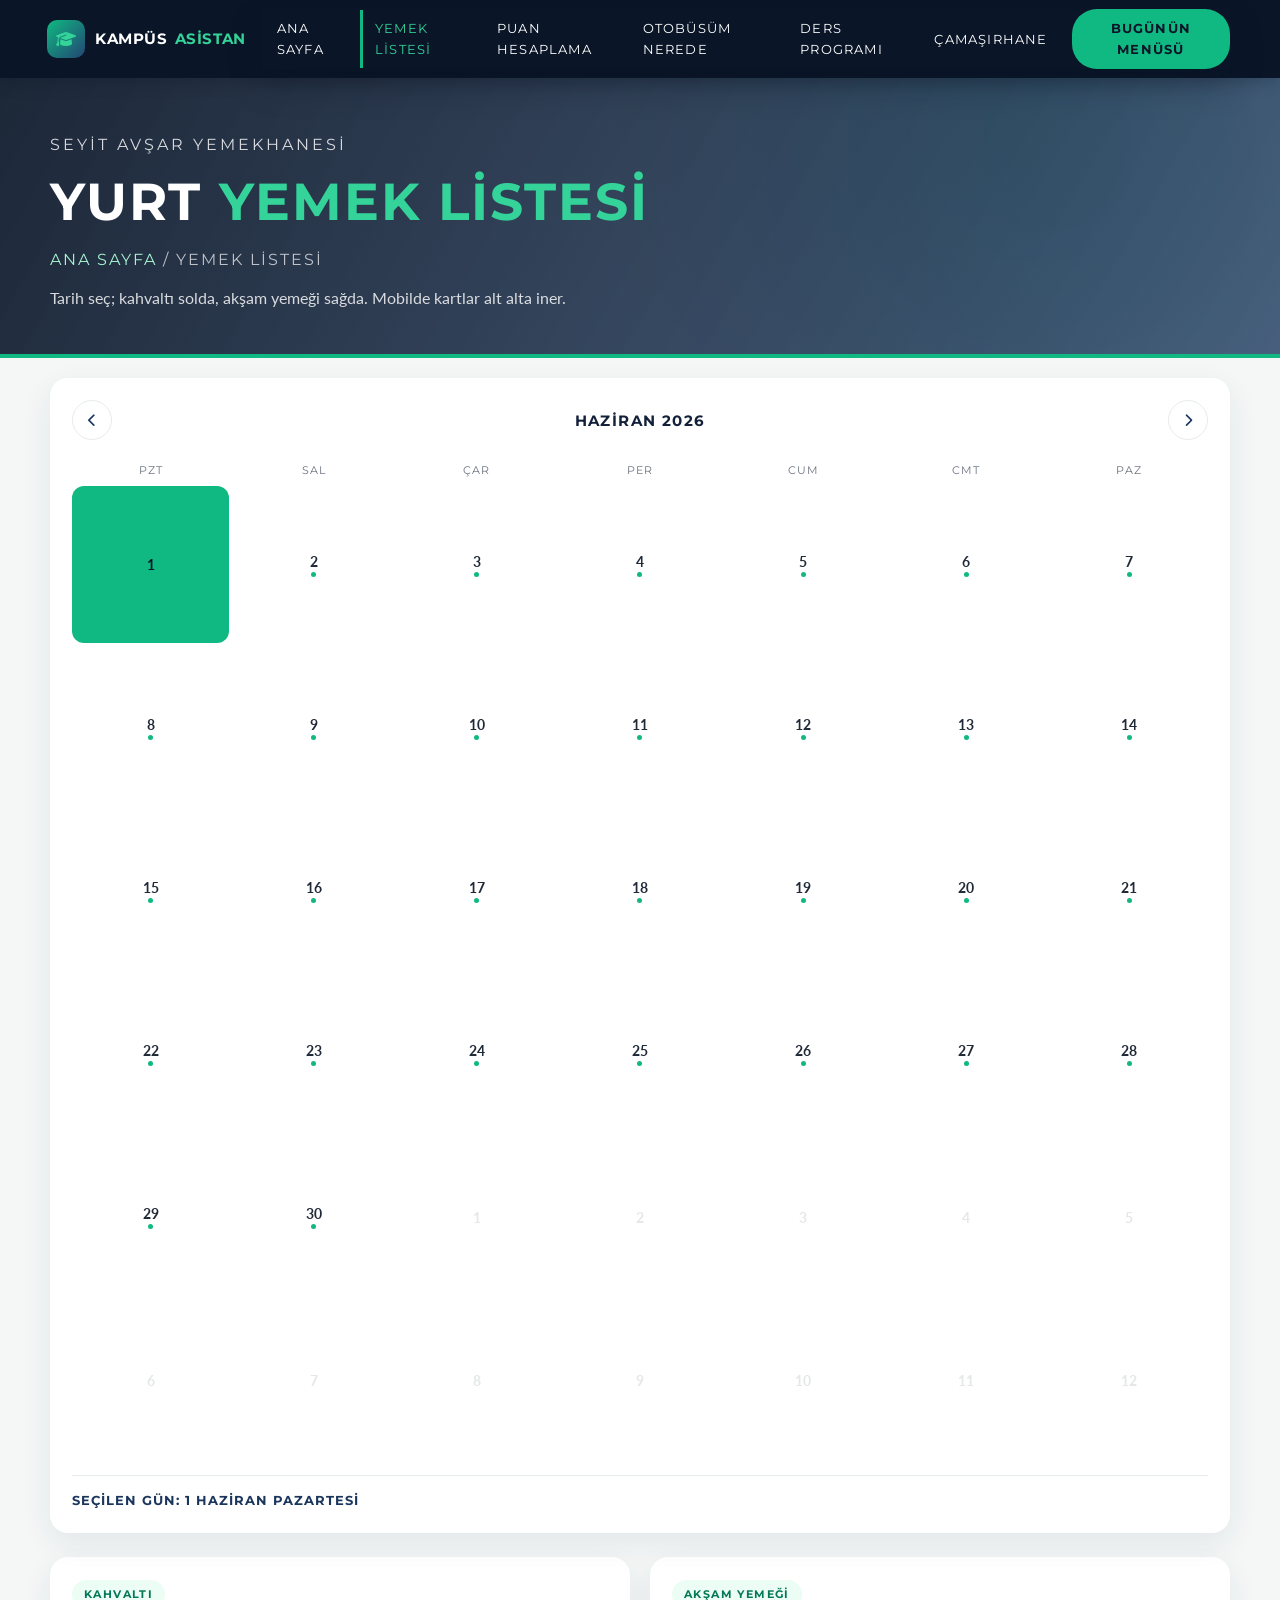
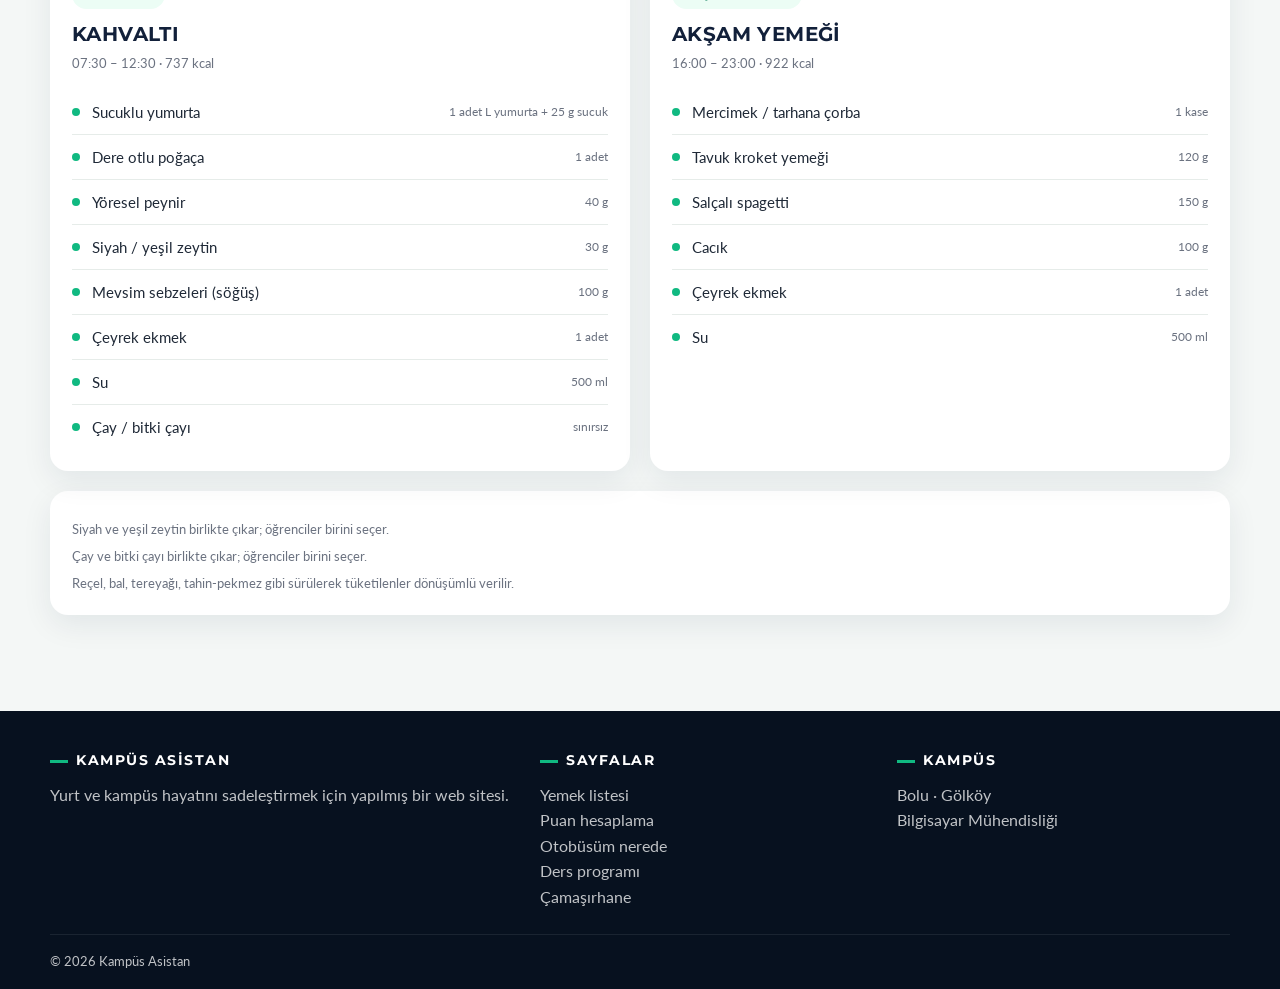
<file: yemek.html>
<!DOCTYPE html>
<html lang="tr">
<head>
  <meta charset="UTF-8">
  <meta name="viewport" content="width=device-width, initial-scale=1.0">
  <title>Yurt Yemek Listesi · Kampüs Asistan</title>
  <link rel="icon" href="assets/img/favicon.svg" type="image/svg+xml">
  <link rel="preconnect" href="https://fonts.googleapis.com">
  <link href="https://fonts.googleapis.com/css2?family=Lato:wght@300;400;700;900&family=Montserrat:wght@400;700&display=swap" rel="stylesheet">
  <link rel="stylesheet" href="https://cdnjs.cloudflare.com/ajax/libs/font-awesome/6.5.2/css/all.min.css">
  <link rel="stylesheet" href="css/style.css?v=13">
</head>
<body>
  <header class="site-header">
    <div class="container header-bar">
      <a class="logo" href="index.html">
        <span class="logo-mark"><i class="fa-solid fa-graduation-cap"></i></span>
        Kampüs<span>Asistan</span>
      </a>
      <button class="nav-toggle" type="button" aria-label="Menü" aria-expanded="false"><span></span></button>
      <nav class="site-nav">
        <a href="index.html">Ana Sayfa</a>
        <a href="yemek.html" class="active">Yemek Listesi</a>
        <a href="puan.html">Puan Hesaplama</a>
        <a href="otobus.html">Otobüsüm Nerede</a>
        <a href="ders-programi.html">Ders Programı</a>
        <a href="camasirhane.html">Çamaşırhane</a>
        <a class="nav-cta" href="yemek.html">Bugünün menüsü</a>
      </nav>
    </div>
  </header>

  <section class="page-hero">
    <div class="container">
      <p class="kicker">Seyit Avşar yemekhanesi</p>
      <h1>Yurt <span>yemek listesi</span></h1>
      <p class="breadcrumb"><a href="index.html">Ana sayfa</a> / Yemek listesi</p>
      <p>Tarih seç; kahvaltı solda, akşam yemeği sağda. Mobilde kartlar alt alta iner.</p>
    </div>
  </section>

  <section class="section">
    <div class="container">
      <div class="calendar-wrap" data-calendar>
        <div class="calendar-head">
          <button class="icon-btn" type="button" data-cal-prev aria-label="Önceki ay"><i class="fa-solid fa-chevron-left"></i></button>
          <h3 data-cal-label>Takvim</h3>
          <button class="icon-btn" type="button" data-cal-next aria-label="Sonraki ay"><i class="fa-solid fa-chevron-right"></i></button>
        </div>
        <div class="calendar-weekdays">
          <span>Pzt</span><span>Sal</span><span>Çar</span><span>Per</span><span>Cum</span><span>Cmt</span><span>Paz</span>
        </div>
        <div class="calendar-grid" data-cal-grid></div>
        <p class="selected-date">Seçilen gün: <span data-selected-date>—</span></p>
      </div>

      <div data-menu style="margin-top:24px">
        <div class="soft-card empty-state"><p>Menü yükleniyor…</p></div>
      </div>

      <div class="soft-card" style="margin-top:20px" data-menu-notes hidden></div>
    </div>
  </section>

  <footer class="site-footer">
    <div class="container">
      <div class="footer-grid">
        <div>
          <h4>Kampüs Asistan</h4>
          <p>Yurt ve kampüs hayatını sadeleştirmek için yapılmış bir web sitesi.</p>
        </div>
        <div>
          <h4>Sayfalar</h4>
          <p><a href="yemek.html">Yemek listesi</a></p>
          <p><a href="puan.html">Puan hesaplama</a></p>
          <p><a href="otobus.html">Otobüsüm nerede</a></p>
          <p><a href="ders-programi.html">Ders programı</a></p>
          <p><a href="camasirhane.html">Çamaşırhane</a></p>
        </div>
        <div>
          <h4>Kampüs</h4>
          <p>Bolu · Gölköy</p>
          <p>Bilgisayar Mühendisliği</p>
        </div>
      </div>
      <div class="footer-bottom">
        <p>© 2026 Kampüs Asistan</p>
      </div>
    </div>
  </footer>

  <script src="js/core.js?v=13"></script>
  <script src="js/meals.js"></script>
</body>
</html>
</file>
<file: css/style.css>
@charset "utf-8";

/* Kampüs Asistan — Listing template language, navy + emerald */

:root {
  --navy-950: #07111f;
  --navy-900: #0a1628;
  --navy-800: #12203a;
  --navy-700: #1b365d;
  --navy-600: #234574;
  --navy-500: #2f4984;
  --emerald-700: #047857;
  --emerald-600: #059669;
  --emerald-500: #10b981;
  --mint-400: #34d399;
  --mint-200: #a7f3d0;
  --mint-100: #d1fae5;
  --mint-50: #ecfdf5;
  --bg: #f4f7f6;
  --surface: #ffffff;
  --text: #1f2937;
  --muted: #6b7280;
  --line: #e6ece9;
  --shadow-1: 0 0 6px 3px rgba(0, 0, 0, 0.01);
  --shadow-2: 0 10px 30px rgba(15, 36, 68, 0.08);
  --shadow-3: 0 18px 40px rgba(15, 36, 68, 0.12);
  --radius: 18px;
  --radius-sm: 12px;
  --header-h: 78px;
  --max: 1180px;
}

*,
*::before,
*::after { box-sizing: border-box; }

html { scroll-behavior: smooth; }

html, body, h1, h2, h3, h4, h5, h6, p, ul, ol, li, figure, figcaption, blockquote, dl, dd {
  margin: 0;
  padding: 0;
}

html { overflow-x: hidden; }

body {
  font-family: "Lato", "Montserrat", sans-serif;
  background: var(--bg);
  color: var(--text);
  line-height: 1.6;
  min-height: 100vh;
  overflow-x: hidden;
  max-width: 100%;
  padding-top: var(--header-h);
}

body.scroll-locked {
  position: fixed;
  left: 0;
  right: 0;
  width: 100%;
  overflow: hidden;
}

img { max-width: 100%; display: block; }
a { color: inherit; text-decoration: none; }
button, input, select, textarea { font-family: inherit; }
ul { list-style: none; }

h1, h2, h3, h4, h5, h6 {
  font-family: "Montserrat", sans-serif;
  font-weight: 700;
  letter-spacing: 0.4px;
  line-height: 1.3;
  color: var(--navy-800);
}

.container {
  width: min(var(--max), calc(100% - 32px));
  max-width: 100%;
  margin: 0 auto;
  min-width: 0;
}

/* Header — template: dark navy bar, uppercase nav, pill CTA */
.site-header {
  position: fixed;
  top: 0;
  left: 0;
  right: 0;
  z-index: 50;
  background: var(--navy-900);
  box-shadow: 0 2px 16px rgba(7, 17, 31, 0.25);
}

.header-bar {
  display: flex;
  align-items: center;
  justify-content: space-between;
  min-height: var(--header-h);
  gap: 16px;
}

.logo {
  display: flex;
  align-items: center;
  gap: 10px;
  color: #fff;
  font-family: "Montserrat", sans-serif;
  font-weight: 700;
  letter-spacing: 0.6px;
  text-transform: uppercase;
  font-size: 15px;
}

.logo-mark {
  width: 38px;
  height: 38px;
  border-radius: 10px;
  background: linear-gradient(135deg, var(--emerald-500), var(--navy-600));
  display: grid;
  place-items: center;
  color: #fff;
  font-size: 16px;
}

.logo span { color: var(--mint-400); margin-left: -3px; }

.nav-toggle {
  width: 44px;
  height: 44px;
  border: 0;
  background: transparent;
  display: grid;
  place-items: center;
  cursor: pointer;
}

.nav-toggle span,
.nav-toggle span::before,
.nav-toggle span::after {
  display: block;
  width: 22px;
  height: 2px;
  background: #fff;
  position: relative;
  transition: 0.25s ease;
}

.nav-toggle span::before,
.nav-toggle span::after {
  content: "";
  position: absolute;
  left: 0;
}

.nav-toggle span::before { top: -7px; }
.nav-toggle span::after { top: 7px; }

.site-nav {
  position: absolute;
  top: 100%;
  left: 0;
  right: 0;
  background: var(--navy-800);
  padding: 12px 16px 20px;
  display: none;
  flex-direction: column;
  gap: 4px;
  z-index: 40;
  max-height: min(70vh, 480px);
  overflow: auto;
  overscroll-behavior: contain;
  -webkit-overflow-scrolling: touch;
  box-shadow: 0 16px 32px rgba(7, 17, 31, 0.28);
}

.site-nav.open { display: flex; }

.site-nav a {
  color: #fff;
  font-family: "Montserrat", sans-serif;
  font-size: 13px;
  text-transform: uppercase;
  letter-spacing: 1.2px;
  padding: 12px 14px;
  border-left: 3px solid transparent;
}

.site-nav a:hover,
.site-nav a.active {
  color: var(--mint-400);
  border-left-color: var(--emerald-500);
}

.nav-cta {
  margin-top: 8px;
  background: var(--emerald-500) !important;
  color: var(--navy-900) !important;
  border-radius: 25px !important;
  text-align: center;
  font-weight: 700;
  border-left: 0 !important;
}

/* Hero / page title — template page-title-wrap */
.hero,
.page-hero {
  background:
    linear-gradient(120deg, rgba(10, 22, 40, 0.92), rgba(27, 54, 93, 0.78)),
    radial-gradient(circle at 80% 20%, rgba(16, 185, 129, 0.35), transparent 40%);
  color: #fff;
  position: relative;
  overflow: hidden;
}

.hero { padding: 56px 0 64px; }
.page-hero { padding: 42px 0 48px; }

.hero::after,
.page-hero::after {
  content: "";
  position: absolute;
  left: 0;
  right: 0;
  bottom: 0;
  height: 4px;
  background: var(--emerald-500);
}

.kicker {
  font-family: "Montserrat", sans-serif;
  font-size: 12px;
  letter-spacing: 3px;
  text-transform: uppercase;
  color: var(--mint-200);
  margin-bottom: 10px;
}

.hero h1,
.page-hero h1 {
  color: #fff;
  font-size: clamp(28px, 5vw, 52px);
  text-transform: uppercase;
  letter-spacing: 2px;
}

.hero h1 span,
.page-hero h1 span { color: var(--mint-400); }

.hero p,
.page-hero p {
  margin-top: 12px;
  max-width: 560px;
  color: rgba(255, 255, 255, 0.82);
  font-size: 16px;
}

.breadcrumb {
  margin-top: 10px;
  font-family: "Montserrat", sans-serif;
  font-size: 11px;
  letter-spacing: 2px;
  text-transform: uppercase;
  color: rgba(255, 255, 255, 0.7) !important;
}

.breadcrumb a { color: var(--mint-200); display: inline; }

.hero-actions {
  display: flex;
  flex-wrap: wrap;
  gap: 12px;
  margin-top: 28px;
}

.hero-actions .btn { white-space: nowrap; }

.btn {
  display: inline-flex;
  align-items: center;
  justify-content: center;
  gap: 8px;
  border: 0;
  cursor: pointer;
  border-radius: 25px;
  padding: 12px 22px;
  font-family: "Montserrat", sans-serif;
  font-size: 12px;
  font-weight: 700;
  letter-spacing: 1.2px;
  text-transform: uppercase;
  transition: 0.25s ease;
}

.btn-primary {
  background: var(--emerald-500);
  color: var(--navy-900);
}

.btn-primary:hover { background: var(--mint-400); }

.btn-ghost {
  background: transparent;
  color: #fff;
  border: 1px solid rgba(255, 255, 255, 0.28);
}

.btn-ghost:hover { border-color: var(--mint-400); color: var(--mint-400); }

.btn-navy {
  background: var(--navy-700);
  color: #fff;
}

.btn-navy:hover { background: var(--navy-600); }

/* Feature cards — template listing/category cards */
.section { padding: 56px 0; }

.section-title {
  text-align: center;
  margin-bottom: 36px;
}

.section-title h2 {
  text-transform: uppercase;
  letter-spacing: 3px;
  font-weight: 400;
  font-size: 22px;
}

.section-title h2 span { color: var(--emerald-500); }

.title-divider {
  display: flex;
  align-items: center;
  justify-content: center;
  gap: 8px;
  margin-top: 12px;
}

.title-divider .line {
  width: 80px;
  height: 1px;
  background: #dbe5e0;
}

.title-divider .box {
  width: 10px;
  height: 10px;
  border: 1px solid var(--emerald-500);
  transform: rotate(130deg);
}

.feature-grid {
  display: grid;
  gap: 20px;
}

.feature-card {
  background: var(--surface);
  border-radius: var(--radius);
  box-shadow: var(--shadow-2);
  padding: 28px 24px;
  transition: 0.3s ease;
  border-bottom: 3px solid transparent;
}

.feature-card:hover {
  transform: translateY(-4px);
  box-shadow: var(--shadow-3);
  border-bottom-color: var(--emerald-500);
}

.feature-icon {
  width: 54px;
  height: 54px;
  border-radius: 14px;
  display: grid;
  place-items: center;
  background: var(--mint-50);
  color: var(--emerald-600);
  font-size: 22px;
  margin-bottom: 16px;
}

.feature-card h3 {
  font-size: 16px;
  text-transform: uppercase;
  letter-spacing: 1px;
  margin-bottom: 8px;
}

.feature-card p { color: var(--muted); font-size: 14px; }

.today-preview {
  display: grid;
  gap: 16px;
}

.soft-card {
  background: var(--surface);
  border-radius: var(--radius);
  box-shadow: var(--shadow-2);
  padding: 22px;
}

/* Calendar */
.calendar-wrap {
  background: var(--surface);
  border-radius: var(--radius);
  box-shadow: var(--shadow-2);
  padding: 22px;
  margin-top: -36px;
  position: relative;
  z-index: 2;
}

.calendar-head {
  display: flex;
  align-items: center;
  justify-content: space-between;
  gap: 12px;
  margin-bottom: 16px;
}

.calendar-head h3 {
  font-size: 15px;
  text-transform: uppercase;
  letter-spacing: 1.4px;
}

.icon-btn {
  width: 40px;
  height: 40px;
  border-radius: 50%;
  border: 1px solid var(--line);
  background: #fff;
  cursor: pointer;
  color: var(--navy-700);
}

.icon-btn:hover { background: var(--mint-50); border-color: var(--emerald-500); }

.calendar-weekdays,
.calendar-grid {
  display: grid;
  grid-template-columns: repeat(7, 1fr);
  gap: 6px;
}

.calendar-weekdays span {
  text-align: center;
  font-family: "Montserrat", sans-serif;
  font-size: 11px;
  letter-spacing: 1px;
  text-transform: uppercase;
  color: var(--muted);
  padding: 6px 0;
}

.cal-day {
  aspect-ratio: 1;
  border: 0;
  background: transparent;
  border-radius: 12px;
  cursor: pointer;
  color: var(--text);
  font-weight: 700;
  font-size: 14px;
}

.cal-day.muted { color: #c4cdc8; cursor: default; }
.cal-day:disabled { opacity: 0.45; }
.cal-day:not(.muted):hover { background: var(--mint-100); }
.cal-day.today { box-shadow: inset 0 0 0 2px var(--navy-700); }
.cal-day.selected {
  background: var(--emerald-500);
  color: var(--navy-900);
}
.cal-day.has-menu:not(.selected)::after {
  content: "";
  display: block;
  width: 5px;
  height: 5px;
  background: var(--emerald-500);
  border-radius: 50%;
  margin: 2px auto 0;
}

.selected-date {
  margin-top: 16px;
  padding-top: 14px;
  border-top: 1px solid var(--line);
  color: var(--navy-700);
  font-weight: 700;
  font-family: "Montserrat", sans-serif;
  text-transform: uppercase;
  letter-spacing: 1px;
  font-size: 13px;
}

/* Meal cards */
.menu-grid {
  display: grid;
  gap: 20px;
  margin-top: 24px;
}

.meal-card {
  background: var(--surface);
  border-radius: var(--radius);
  box-shadow: var(--shadow-2);
  overflow: hidden;
}

.meal-card-body { padding: 22px; }

.meal-label {
  display: inline-flex;
  align-items: center;
  gap: 8px;
  background: var(--mint-50);
  color: var(--emerald-700);
  border-radius: 999px;
  padding: 6px 12px;
  font-family: "Montserrat", sans-serif;
  font-size: 11px;
  letter-spacing: 1.4px;
  text-transform: uppercase;
  font-weight: 700;
}

.meal-card h3 {
  margin: 12px 0 6px;
  font-size: 20px;
  text-transform: uppercase;
}

.meal-meta {
  color: var(--muted);
  font-size: 13px;
  margin-bottom: 16px;
}

.meal-list li {
  display: flex;
  align-items: center;
  gap: 12px;
  padding: 10px 0;
  border-bottom: 1px solid var(--line);
  font-size: 15px;
}

.meal-item-name { flex: 1; text-align: left; }

.meal-item-portion {
  color: var(--muted);
  font-size: 12px;
  white-space: nowrap;
}

.meal-list li:last-child { border-bottom: 0; }

.data-menu-notes p,
[data-menu-notes] p {
  text-align: left;
  color: var(--muted);
  font-size: 13px;
  margin-top: 6px;
}

.dot {
  width: 8px;
  height: 8px;
  border-radius: 50%;
  background: var(--emerald-500);
  flex-shrink: 0;
}

.empty-state {
  text-align: center;
  padding: 48px 20px;
  color: var(--muted);
}

/* Grade calculator */
.tabs {
  display: flex;
  flex-wrap: wrap;
  justify-content: center;
  gap: 8px;
  background: var(--surface);
  padding: 8px;
  border-radius: 20px;
  box-shadow: var(--shadow-1);
  width: 100%;
  max-width: 100%;
  box-sizing: border-box;
  overflow: visible;
  margin: 0 auto 24px;
}

.tabs button {
  border: 0;
  background: transparent;
  padding: 10px 18px;
  border-radius: 999px;
  cursor: pointer;
  font-family: "Montserrat", sans-serif;
  font-size: 12px;
  letter-spacing: 1px;
  text-transform: uppercase;
  color: var(--muted);
  white-space: nowrap;
}

.tabs button.active {
  background: var(--navy-700);
  color: #fff;
}

.form-grid {
  display: grid;
  gap: 16px;
}

.field label {
  display: block;
  font-family: "Montserrat", sans-serif;
  font-size: 11px;
  letter-spacing: 1.2px;
  text-transform: uppercase;
  color: var(--muted);
  margin-bottom: 6px;
}

.field input,
.field select {
  width: 100%;
  height: 48px;
  border: 1px solid var(--line);
  border-radius: var(--radius-sm);
  padding: 0 14px;
  background: #fff;
  color: var(--text);
  font-size: 15px;
}

.field input:focus,
.field select:focus {
  outline: 2px solid var(--mint-200);
  border-color: var(--emerald-500);
}

.result-card {
  margin-top: 20px;
  background: linear-gradient(160deg, var(--navy-800), var(--navy-700));
  color: #fff;
  border-radius: var(--radius);
  padding: 24px;
}

.result-card h3 { color: #fff; text-transform: uppercase; letter-spacing: 1px; }
.result-value {
  font-size: 42px;
  font-weight: 700;
  color: var(--mint-400);
  margin: 8px 0;
  font-family: "Montserrat", sans-serif;
}

.letter-badge {
  display: inline-block;
  background: var(--emerald-500);
  color: var(--navy-900);
  border-radius: 8px;
  padding: 4px 10px;
  font-weight: 700;
}

.scale-panel {
  background: var(--surface);
  border-radius: var(--radius);
  box-shadow: var(--shadow-2);
  overflow: hidden;
}

.scale-panel-head {
  display: flex;
  gap: 14px;
  align-items: flex-start;
  padding: 20px 18px 16px;
  background: linear-gradient(135deg, var(--navy-800), var(--navy-600));
  color: #fff;
}

.scale-panel-head h3 {
  color: #fff;
  text-align: left;
  text-transform: uppercase;
  letter-spacing: 1px;
  font-size: 15px;
  margin: 0 0 4px;
}

.scale-panel-head p {
  color: rgba(255, 255, 255, 0.75);
  text-align: left;
  font-size: 13px;
}

.scale-panel .hint { padding: 0 18px 18px; }

.scale-list {
  display: grid;
  gap: 10px;
  padding: 16px 14px 8px;
}

.scale-row {
  display: grid;
  grid-template-columns: 58px 1fr 78px;
  gap: 10px;
  align-items: center;
  padding: 14px;
  border-radius: 16px;
  background: #f7faf8;
  border: 1px solid var(--line);
}

.scale-badge {
  width: 58px;
  height: 58px;
  border-radius: 16px;
  display: grid;
  place-items: center;
  font-family: "Montserrat", sans-serif;
  font-weight: 700;
  font-size: 18px;
  color: #fff;
  box-shadow: 0 8px 16px rgba(15, 36, 68, 0.12);
}

.scale-bar {
  display: block;
  height: 10px;
  background: rgba(15, 36, 68, 0.08);
  border-radius: 99px;
  margin-top: 8px;
  overflow: hidden;
}

.scale-copy { min-width: 0; }
.scale-copy-top {
  display: flex;
  justify-content: space-between;
  gap: 8px;
  align-items: baseline;
}
.scale-copy-top strong {
  font-size: 13px;
  color: var(--navy-800);
  text-transform: uppercase;
  letter-spacing: 0.4px;
}
.scale-gpa {
  font-size: 12px;
  font-weight: 700;
  color: var(--emerald-700);
}
.scale-range {
  display: block;
  margin-top: 2px;
  font-size: 13px;
  color: var(--muted);
}
.scale-bar {
  display: block;
  height: 6px;
  background: #e6ece9;
  border-radius: 99px;
  margin-top: 8px;
  overflow: hidden;
}
.scale-bar i {
  display: block;
  height: 100%;
  border-radius: 99px;
  background: var(--emerald-500);
}
.scale-input small {
  display: block;
  font-size: 10px;
  letter-spacing: 0.8px;
  text-transform: uppercase;
  color: var(--muted);
  margin-bottom: 4px;
}
.scale-input input {
  width: 100%;
  height: 40px;
  border: 1px solid var(--line);
  border-radius: 10px;
  padding: 0 8px;
  font-weight: 700;
  text-align: center;
}

.tone-aa .scale-badge, .tone-aa .scale-bar i, .tone-aa .avg-result-badge { background: #059669; }
.tone-aa { background: #ecfdf5; border-color: #a7f3d0; }
.tone-ba .scale-badge, .tone-ba .scale-bar i, .tone-ba .avg-result-badge { background: #10b981; }
.tone-ba { background: #f0fdf4; border-color: #bbf7d0; }
.tone-bb .scale-badge, .tone-bb .scale-bar i, .tone-bb .avg-result-badge { background: #34d399; color: var(--navy-900); }
.tone-bb { background: #ecfdf5; border-color: #a7f3d0; }
.tone-cb .scale-badge, .tone-cb .scale-bar i, .tone-cb .avg-result-badge { background: #2f4984; }
.tone-cb { background: #eef2ff; border-color: #c7d2fe; }
.tone-cc .scale-badge, .tone-cc .scale-bar i, .tone-cc .avg-result-badge { background: #234574; }
.tone-cc { background: #f1f5f9; border-color: #cbd5e1; }
.tone-dc .scale-badge, .tone-dc .scale-bar i, .tone-dc .avg-result-badge { background: #c4a35a; }
.tone-dc { background: #fffbeb; border-color: #fde68a; }
.tone-dd .scale-badge, .tone-dd .scale-bar i, .tone-dd .avg-result-badge { background: #d97706; }
.tone-dd { background: #fff7ed; border-color: #fed7aa; }
.tone-fd .scale-badge, .tone-fd .scale-bar i, .tone-fd .avg-result-badge { background: #e11d48; }
.tone-fd { background: #fff1f2; border-color: #fecdd3; }
.tone-ff .scale-badge, .tone-ff .scale-bar i, .tone-ff .avg-result-badge { background: #7f1d1d; }
.tone-ff { background: #fef2f2; border-color: #fecaca; }

.scale-item {
  display: flex;
  align-items: center;
  gap: 8px;
}

.target-head {
  background: linear-gradient(135deg, #1e3a5f, #2f4984) !important;
}

.target-head .feature-icon,
.avg-head .feature-icon {
  background: rgba(255, 255, 255, 0.18);
  color: #fff;
}

.avg-head {
  background: linear-gradient(135deg, #047857, #10b981) !important;
}

.avg-body { padding: 18px 16px 16px; }

.avg-score-grid,
.avg-weight-grid {
  display: grid;
  grid-template-columns: 1fr 1fr;
  gap: 12px;
}

.avg-score-card {
  display: flex;
  gap: 12px;
  align-items: center;
  padding: 14px;
  border-radius: 16px;
  border: 1px solid var(--line);
}

.avg-score-card.is-mid {
  background: #ecfdf5;
  border-color: #a7f3d0;
}

.avg-score-card.is-fin {
  background: #eef2ff;
  border-color: #c7d2fe;
}

.avg-score-card.is-goal {
  background: #fffbeb;
  border-color: #fde68a;
}

.avg-score-mark {
  width: 44px;
  height: 44px;
  flex: 0 0 44px;
  border-radius: 14px;
  display: grid;
  place-items: center;
  color: #fff;
  font-size: 16px;
}

.avg-score-card.is-mid .avg-score-mark { background: #059669; }
.avg-score-card.is-fin .avg-score-mark { background: #2f4984; }
.avg-score-card.is-goal .avg-score-mark { background: #c4a35a; }

.avg-score-card .field { flex: 1; min-width: 0; }
.avg-score-card .field label { margin-bottom: 4px; }

.avg-weight-grid {
  margin: 12px 0 16px;
}

.avg-result {
  display: grid;
  grid-template-columns: 88px 1fr;
  gap: 16px;
  align-items: start;
  margin-top: 18px;
  padding: 18px;
  border-radius: 16px;
  border: 1px solid var(--line);
}

.avg-result .result-value {
  font-size: 42px;
  margin: 4px 0 2px;
  color: var(--navy-800);
  line-height: 1;
}

.avg-result p { text-align: left; }

.avg-copy-top {
  display: flex;
  justify-content: space-between;
  gap: 8px;
  align-items: baseline;
}

.avg-copy-top strong {
  font-size: 13px;
  color: var(--navy-800);
  text-transform: uppercase;
  letter-spacing: 0.4px;
}

.avg-result .scale-bar { height: 10px; }

.avg-kicker {
  font-family: "Montserrat", sans-serif;
  font-size: 11px;
  letter-spacing: 1.2px;
  text-transform: uppercase;
  color: var(--muted);
  margin: 0;
}

.avg-formula {
  font-size: 13px;
  color: var(--muted);
  margin-top: 8px;
}

.avg-result-badge {
  width: 88px;
  height: 88px;
  border-radius: 22px;
  display: grid;
  place-items: center;
  font-family: "Montserrat", sans-serif;
  font-weight: 700;
  font-size: 28px;
  color: #fff;
  box-shadow: 0 10px 20px rgba(15, 36, 68, 0.16);
}

.avg-split {
  display: grid;
  grid-template-columns: 1fr 1fr;
  gap: 8px;
  margin-top: 12px;
}

.avg-split span {
  display: flex;
  flex-direction: column;
  gap: 2px;
  background: rgba(255, 255, 255, 0.72);
  border-radius: 12px;
  padding: 10px 12px;
}

.avg-split small {
  font-size: 10px;
  letter-spacing: 0.8px;
  text-transform: uppercase;
  color: var(--muted);
}

.avg-split strong {
  font-size: 18px;
  color: var(--navy-800);
}

.avg-ladder {
  display: flex;
  gap: 4px;
  margin-top: 14px;
}

.avg-ladder-dot {
  flex: 1;
  min-width: 0;
  text-align: center;
  font-family: "Montserrat", sans-serif;
  font-size: 10px;
  font-weight: 700;
  letter-spacing: 0.2px;
  padding: 7px 0;
  border-radius: 8px;
  color: #fff;
  opacity: 0.32;
}

.avg-ladder-dot.is-on {
  opacity: 1;
  transform: translateY(-1px);
  box-shadow: 0 6px 12px rgba(15, 36, 68, 0.18);
}

.avg-ladder-dot[data-tone="aa"] { background: #059669; }
.avg-ladder-dot[data-tone="ba"] { background: #10b981; }
.avg-ladder-dot[data-tone="bb"] { background: #34d399; color: var(--navy-900); }
.avg-ladder-dot[data-tone="cb"] { background: #2f4984; }
.avg-ladder-dot[data-tone="cc"] { background: #234574; }
.avg-ladder-dot[data-tone="dc"] { background: #c4a35a; }
.avg-ladder-dot[data-tone="dd"] { background: #d97706; }
.avg-ladder-dot[data-tone="fd"] { background: #e11d48; }
.avg-ladder-dot[data-tone="ff"] { background: #7f1d1d; }

.avg-result.is-warn {
  background: #fff7ed;
  border-color: #fed7aa;
}

.avg-result.is-warn .avg-result-badge,
.avg-result.is-warn .scale-bar i { background: #d97706; }

.avg-result.is-idle {
  background: #f8faf9;
}

@media (max-width: 640px) {
  .avg-score-grid,
  .avg-weight-grid { grid-template-columns: 1fr; }
}

@media (max-width: 480px) {
  .avg-result { grid-template-columns: 1fr; justify-items: start; }
}

/* Bus */
.bus-layout {
  display: grid;
  gap: 16px;
}

.map-panel {
  background: var(--navy-900);
  border-radius: var(--radius);
  min-height: 340px;
  position: relative;
  overflow: hidden;
}

.map-canvas { width: 100%; height: 360px; display: block; }

.map-legend {
  position: absolute;
  left: 12px;
  bottom: 12px;
  background: rgba(7, 17, 31, 0.82);
  color: #fff;
  border-radius: 12px;
  padding: 10px 12px;
  font-size: 12px;
}

.fallback-banner {
  background: #fff7ed;
  border: 1px solid #fed7aa;
  color: #9a3412;
  border-radius: var(--radius);
  padding: 16px 18px;
  display: flex;
  flex-wrap: wrap;
  gap: 12px;
  align-items: center;
}

.fallback-banner > div { flex: 1; min-width: 180px; }

.fallback-banner .btn {
  flex-shrink: 0;
}

.fallback-banner.ok {
  background: var(--mint-50);
  border-color: var(--mint-200);
  color: var(--emerald-700);
}

.chip-row {
  display: flex;
  flex-wrap: wrap;
  gap: 8px;
  max-width: 100%;
}

.chip {
  border: 1px solid var(--line);
  background: #fff;
  border-radius: 999px;
  padding: 10px 14px;
  cursor: pointer;
  white-space: nowrap;
  font-weight: 700;
  color: var(--navy-700);
}

.chip.active {
  background: var(--emerald-500);
  border-color: var(--emerald-500);
  color: var(--navy-900);
}

.eta-card {
  display: flex;
  align-items: center;
  justify-content: space-between;
  gap: 12px;
}

.eta-mins {
  font-size: 36px;
  font-weight: 700;
  color: var(--emerald-600);
  font-family: "Montserrat", sans-serif;
  line-height: 1;
}

.stop-list li {
  display: flex;
  justify-content: space-between;
  gap: 12px;
  padding: 12px 0;
  border-bottom: 1px solid var(--line);
}

.stop-list li.active { color: var(--emerald-700); font-weight: 700; }

.timetable table {
  width: 100%;
  border-collapse: collapse;
}

.timetable th,
.timetable td {
  text-align: left;
  padding: 10px 8px;
  border-bottom: 1px solid var(--line);
  font-size: 14px;
}

.timetable th {
  font-family: "Montserrat", sans-serif;
  font-size: 11px;
  letter-spacing: 1px;
  text-transform: uppercase;
  color: var(--muted);
}

.hidden { display: none !important; }

/* Schedule table */
.schedule-controls {
  display: grid;
  gap: 16px;
  margin-bottom: 20px;
  min-width: 0;
  max-width: 100%;
}

.schedule-controls > div {
  min-width: 0;
  max-width: 100%;
}

.control-label {
  font-family: "Montserrat", sans-serif;
  font-size: 11px;
  letter-spacing: 1.4px;
  text-transform: uppercase;
  color: var(--muted);
  margin: 0 0 8px;
  text-align: center;
}

.schedule-controls .tabs { margin: 0 auto; }

.year-tabs button.active {
  background: var(--emerald-600);
  color: #fff;
}

.schedule-caption {
  padding: 14px 16px 10px;
  font-size: 13px;
  color: var(--muted);
}

.course-stack {
  display: grid;
  gap: 6px;
}

.course-cell span {
  display: block;
  font-size: 11px;
  opacity: 0.9;
  line-height: 1.35;
}

[data-table] {
  min-width: 0;
  max-width: 100%;
}

.schedule-board {
  width: 100%;
  max-width: 100%;
  min-width: 0;
  overflow: hidden;
  background: var(--surface);
  border-radius: var(--radius);
  box-shadow: var(--shadow-2);
}

.timetable-wrap {
  width: 100%;
  max-width: 100%;
  min-width: 0;
  overflow-x: auto;
  overflow-y: hidden;
  -webkit-overflow-scrolling: touch;
}

.schedule-table {
  width: 100%;
  table-layout: fixed;
  border-collapse: separate;
  border-spacing: 0;
}

.schedule-table th,
.schedule-table td {
  border-bottom: 1px solid var(--line);
  border-right: 1px solid var(--line);
  padding: 8px;
  vertical-align: stretch;
  min-width: 0;
  overflow: hidden;
  overflow-wrap: anywhere;
  word-break: break-word;
}

.schedule-table th:last-child,
.schedule-table td:last-child {
  border-right: 0;
}

.schedule-table th {
  background: var(--navy-800);
  color: #fff;
  font-family: "Montserrat", sans-serif;
  font-size: 11px;
  letter-spacing: 1px;
  text-transform: uppercase;
  text-align: center;
}

.schedule-table th:first-child,
.schedule-table td:first-child {
  width: 96px;
  min-width: 96px;
  max-width: 96px;
  background: #f8faf9;
  color: var(--muted);
  font-size: 12px;
  font-weight: 700;
  position: sticky;
  left: 0;
  z-index: 2;
  overflow-wrap: normal;
  word-break: normal;
}

.schedule-table th:first-child { background: var(--navy-900); color: var(--mint-200); z-index: 3; }

.week-stack { padding-bottom: 8px; }

.day-sheet { border-top: 1px solid var(--line); }

.day-sheet h3 {
  margin: 0;
  padding: 14px 16px 6px;
  font-size: 12px;
  letter-spacing: 1.2px;
  text-transform: uppercase;
  color: var(--navy-700);
}

.day-empty {
  margin: 0;
  padding: 4px 16px 16px;
  color: var(--muted);
  font-size: 14px;
}

.day-sheet .schedule-table th:first-child,
.day-sheet .schedule-table td:first-child {
  position: static;
  width: 4.8em;
  min-width: 4.8em;
  max-width: 4.8em;
  padding: 8px 6px;
  font-size: 11px;
  white-space: nowrap;
}

.course-cell {
  display: block;
  width: 100%;
  max-width: 100%;
  text-align: left;
  border: 0;
  border-radius: 10px;
  padding: 8px 10px;
  cursor: pointer;
  color: #fff;
  min-height: 52px;
  overflow: hidden;
}

.course-cell strong { display: block; font-size: 12px; }
.course-cell span { display: block; font-size: 11px; opacity: 0.9; }

/* Modal */
.modal-backdrop {
  position: fixed;
  inset: 0;
  background: rgba(7, 17, 31, 0.55);
  z-index: 80;
  display: none;
  align-items: center;
  justify-content: center;
  padding: 16px;
  overscroll-behavior: none;
}

.modal-backdrop.open { display: flex; }

.modal {
  background: #fff;
  width: min(640px, 100%);
  max-height: min(86dvh, calc(100% - 8px));
  display: flex;
  flex-direction: column;
  overflow: hidden;
  border-radius: var(--radius);
  padding: 22px 20px 8px;
  overscroll-behavior: contain;
}

.modal-head {
  display: flex;
  justify-content: space-between;
  align-items: flex-start;
  gap: 12px;
  margin-bottom: 12px;
  flex-shrink: 0;
}

.modal > .hint {
  flex-shrink: 0;
  margin-bottom: 12px;
}

.week-list {
  overflow-y: auto;
  overscroll-behavior: contain;
  -webkit-overflow-scrolling: touch;
  flex: 1;
  min-height: 0;
  padding-bottom: 16px;
}

.week-list li {
  display: grid;
  grid-template-columns: 72px 1fr;
  gap: 12px;
  padding: 12px;
  border-radius: 12px;
  margin-bottom: 8px;
  background: #f8faf9;
}

.week-list li.current {
  background: var(--mint-50);
  box-shadow: inset 0 0 0 2px var(--emerald-500);
}

.week-list .wk {
  font-weight: 700;
  color: var(--navy-700);
  font-family: "Montserrat", sans-serif;
  font-size: 12px;
}

/* Footer */
.site-footer {
  background: var(--navy-950);
  color: rgba(255, 255, 255, 0.75);
  padding: 40px 0 18px;
  margin-top: 40px;
}

.footer-grid {
  display: grid;
  gap: 24px;
  padding-bottom: 24px;
  border-bottom: 1px solid rgba(255, 255, 255, 0.08);
}

.site-footer h4 {
  color: #fff;
  font-size: 14px;
  text-transform: uppercase;
  letter-spacing: 1.5px;
  margin-bottom: 12px;
}

.site-footer h4::before {
  content: "";
  display: inline-block;
  width: 18px;
  height: 3px;
  background: var(--emerald-500);
  margin-right: 8px;
  vertical-align: middle;
}

.site-footer a { color: rgba(255, 255, 255, 0.75); }
.site-footer a:hover { color: var(--mint-400); }

.footer-bottom {
  padding-top: 16px;
  font-size: 13px;
  display: flex;
  justify-content: space-between;
  gap: 8px;
  flex-wrap: wrap;
}

.panel-note {
  font-size: 12px;
  color: var(--muted);
  margin-top: 10px;
}

/* Laundry */
.laundry-legend {
  display: flex;
  flex-wrap: wrap;
  gap: 8px;
  margin-bottom: 12px;
}

.laundry-legend span {
  display: inline-flex;
  align-items: center;
  gap: 8px;
  padding: 8px 12px;
  border-radius: 999px;
  font-size: 12px;
  font-weight: 700;
  border: 1px solid var(--line);
}

.laundry-legend .is-idle { background: #ecfdf5; color: #047857; border-color: #a7f3d0; }
.laundry-legend .is-running { background: #fff7ed; color: #c2410c; border-color: #fed7aa; }
.laundry-legend .is-done { background: #fff1f2; color: #be123c; border-color: #fecdd3; }
.laundry-legend .is-fault { background: #f1f5f9; color: #64748b; border-color: #e2e8f0; }

.laundry-meta {
  color: var(--muted);
  font-size: 13px;
  margin-bottom: 16px;
}

.laundry-layout {
  display: grid;
  gap: 16px;
}

.machine-grid {
  display: grid;
  grid-template-columns: repeat(2, minmax(0, 1fr));
  gap: 10px;
  padding: 14px;
}

.machine-card {
  display: flex;
  flex-direction: column;
  align-items: center;
  text-align: center;
  gap: 6px;
  min-height: 154px;
  padding: 12px 10px 14px;
  border-radius: 16px;
  border: 1px solid var(--line);
}

.machine-num {
  font-family: "Montserrat", sans-serif;
  font-weight: 700;
  font-size: 18px;
  letter-spacing: 0.4px;
}

.machine-icon {
  width: 42px;
  height: 42px;
  border-radius: 14px;
  display: grid;
  place-items: center;
  color: #fff;
  font-size: 16px;
}

.machine-card strong {
  font-size: 12px;
  text-transform: uppercase;
  letter-spacing: 0.6px;
}

.machine-card p {
  font-size: 12px;
  color: var(--muted);
  line-height: 1.35;
  min-height: 32px;
}

.machine-card .scale-bar {
  width: 100%;
  height: 8px;
  margin-top: auto;
}

.machine-card.is-idle { background: #ecfdf5; border-color: #a7f3d0; }
.machine-card.is-idle .machine-icon { background: #059669; }
.machine-card.is-idle .machine-num,
.machine-card.is-idle strong { color: #047857; }
.machine-card.is-idle .scale-bar i { background: #059669; }

.machine-card.is-running { background: #fff7ed; border-color: #fed7aa; }
.machine-card.is-running .machine-icon {
  background: #ea580c;
  animation: laundry-pulse 1.6s ease-in-out infinite;
}

@keyframes laundry-pulse {
  0%, 100% { transform: scale(1); }
  50% { transform: scale(1.07); }
}

.laundry-tabs {
  width: 100%;
  margin-left: 0;
}

.laundry-tabs button { flex: 1; }
.machine-card.is-running .machine-num,
.machine-card.is-running strong { color: #c2410c; }
.machine-card.is-running .scale-bar i { background: #ea580c; }

.machine-card.is-done { background: #fff1f2; border-color: #fecdd3; }
.machine-card.is-done .machine-icon { background: #e11d48; }
.machine-card.is-done .machine-num,
.machine-card.is-done strong { color: #be123c; }

.machine-card.is-fault { background: #f1f5f9; border-color: #e2e8f0; }
.machine-card.is-fault .machine-icon { background: #94a3b8; }
.machine-card.is-fault .machine-num,
.machine-card.is-fault strong { color: #64748b; }

.laundry-col .scale-panel-head .feature-icon {
  background: rgba(255, 255, 255, 0.18);
  color: #fff;
}

@media (max-width: 899px) {
  .laundry-layout .laundry-col { display: none; }
  .laundry-layout .laundry-col.is-on { display: block; }
}

@media (min-width: 480px) {
  .machine-grid { grid-template-columns: repeat(4, minmax(0, 1fr)); }
}

@media (min-width: 768px) {
  .nav-toggle { display: none; }

  .site-nav {
    position: static;
    display: flex;
    flex-direction: row;
    align-items: center;
    background: transparent;
    padding: 0;
    gap: 4px;
  }

  .site-nav a { padding: 8px 8px; font-size: 12px; letter-spacing: 0.8px; }

  .nav-cta {
    margin-top: 0;
    margin-left: 8px;
    padding: 9px 18px !important;
  }

  .feature-grid { grid-template-columns: 1fr 1fr; }
  .menu-grid { grid-template-columns: 1fr 1fr; }
  .form-grid.two { grid-template-columns: 1fr 1fr; }
  .today-preview { grid-template-columns: 1fr; }
  .footer-grid { grid-template-columns: 1.4fr 1fr 1fr; }
}

@media (min-width: 900px) {
  .laundry-tabs { display: none; }
  .laundry-layout { grid-template-columns: 1fr 1fr; }
  .laundry-layout .laundry-col { display: block; }
}

@media (min-width: 1024px) {
  .feature-grid { grid-template-columns: repeat(auto-fit, minmax(180px, 1fr)); }
  .site-nav a { padding: 8px 12px; font-size: 13px; letter-spacing: 1.2px; }
  .bus-layout { grid-template-columns: 1.3fr 0.9fr; }
  .grade-layout { grid-template-columns: 1.05fr 0.95fr; display: grid; gap: 20px; }
  .hero { padding: 88px 0 96px; }
}

@media (max-width: 480px) {
  .result-value { font-size: 32px; }
  .cal-day { font-size: 13px; }
  .scale-row { grid-template-columns: 48px 1fr; }
  .scale-input { grid-column: 1 / -1; }
}
</file>
